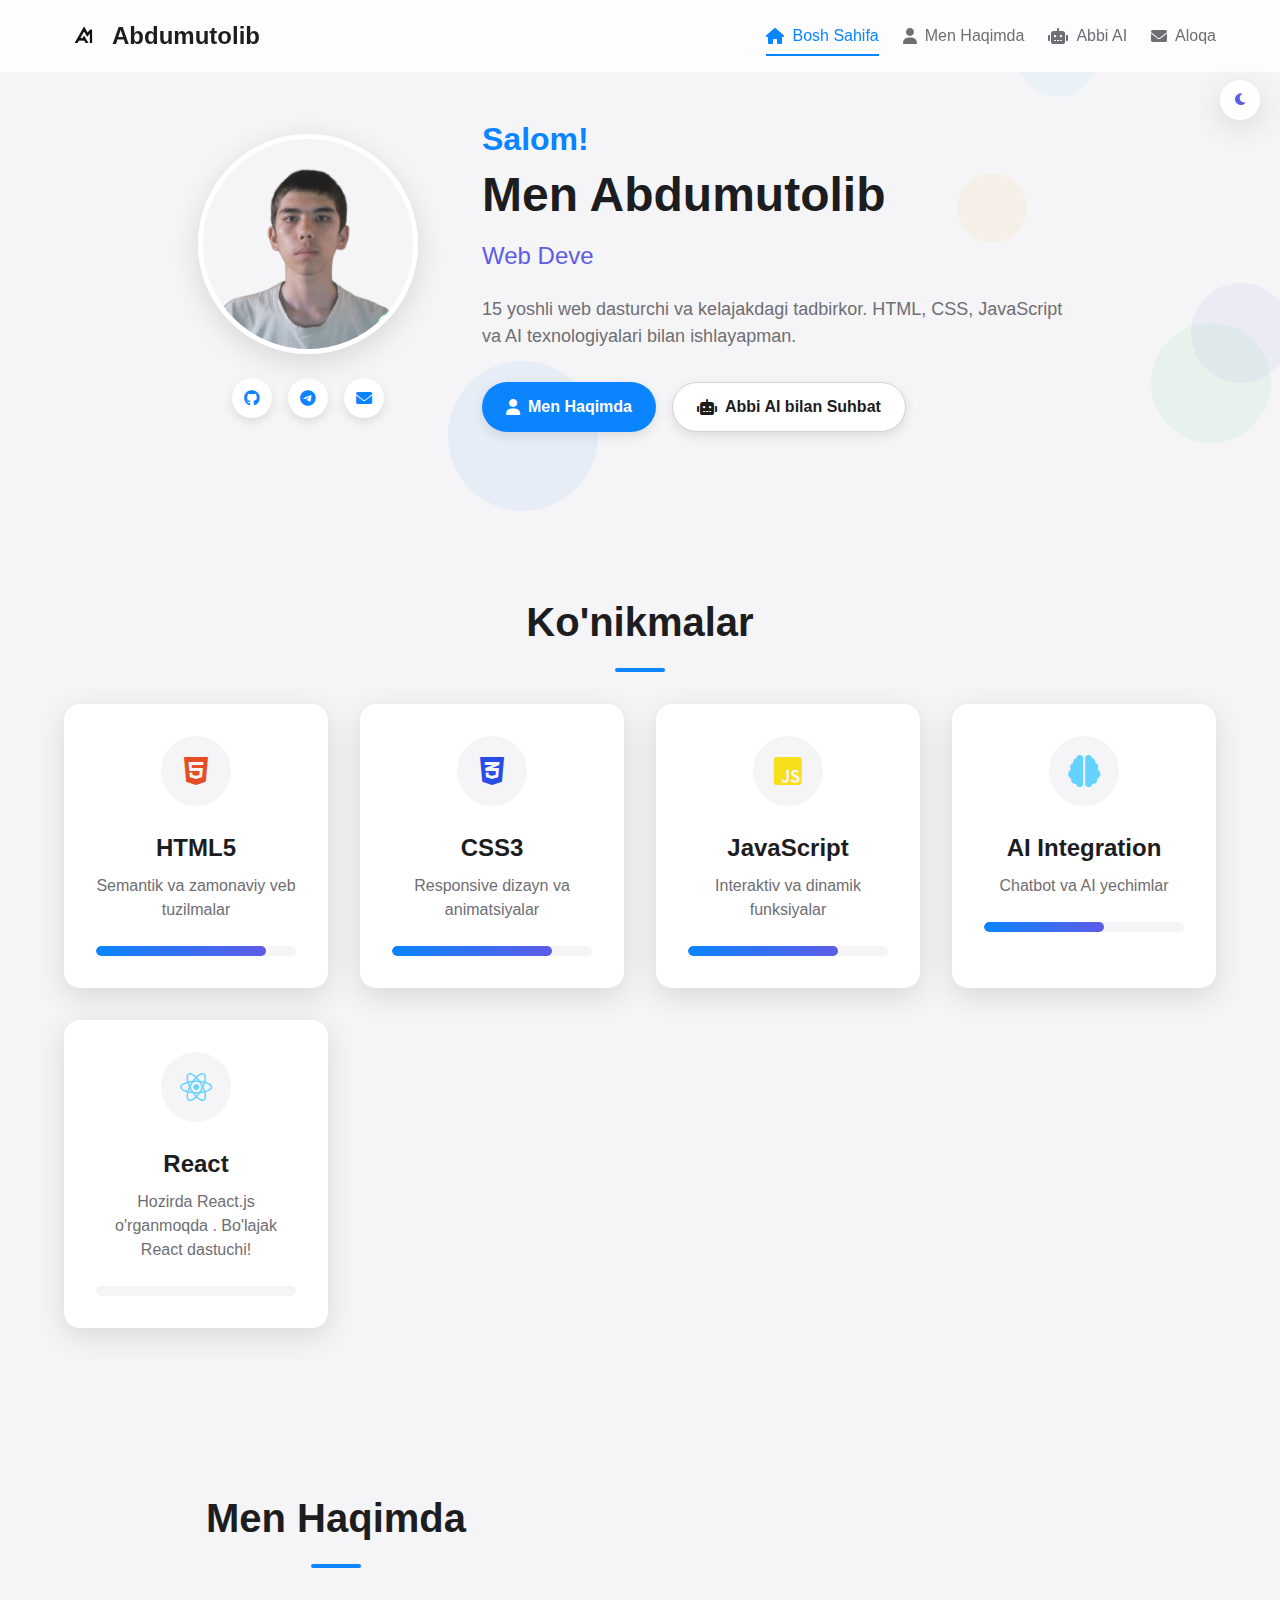
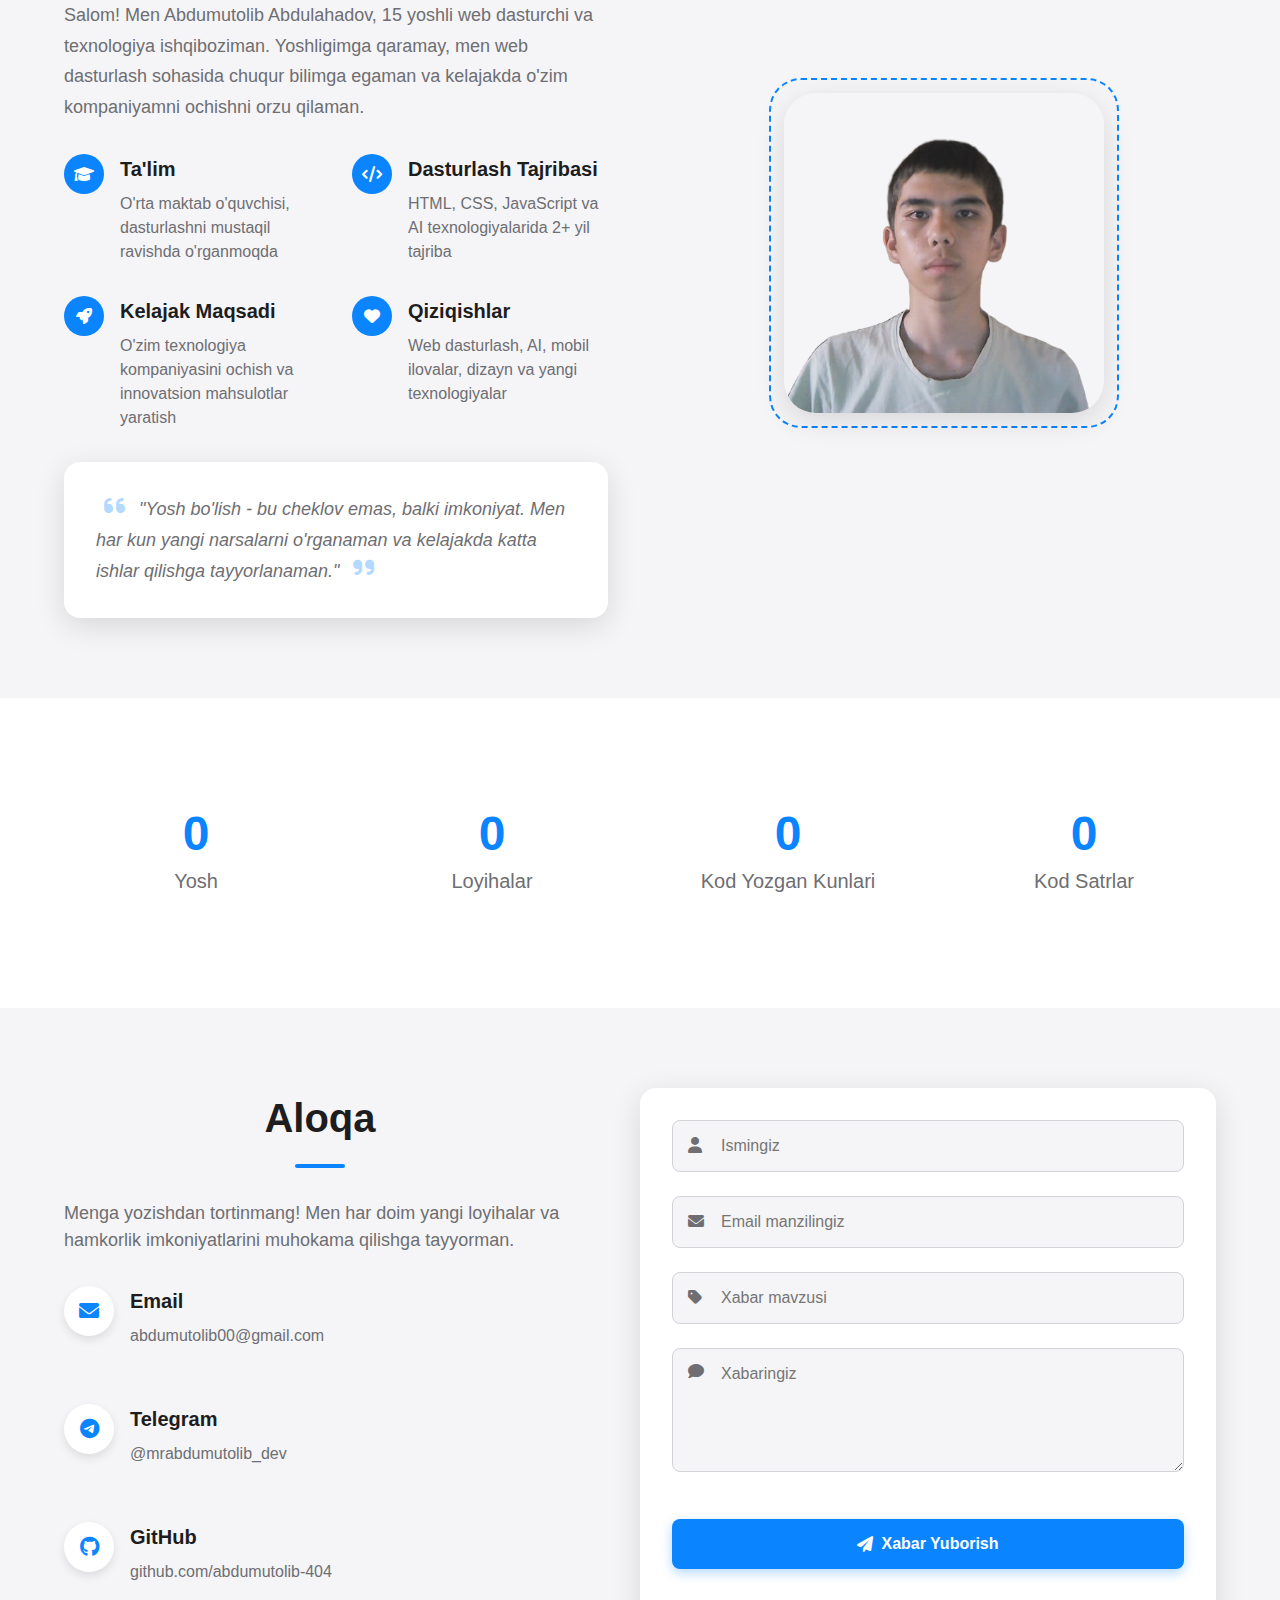
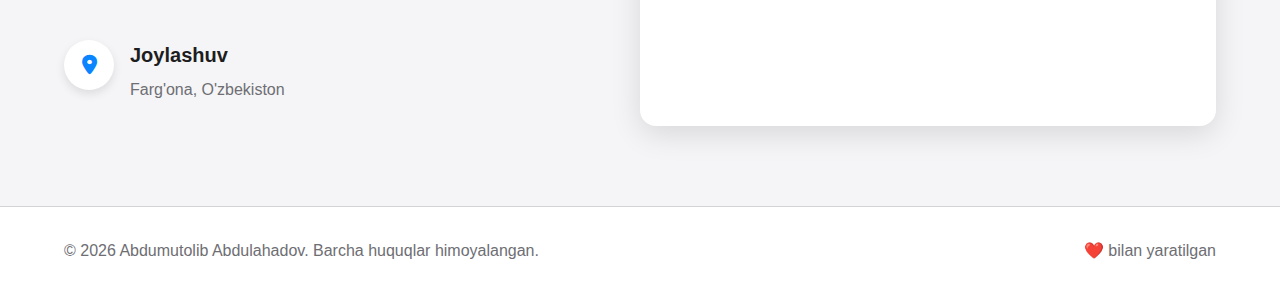
<file: index.html>
<!DOCTYPE html>
<html lang="uz">
  <head>
    <meta charset="UTF-8" />
    <meta name="viewport" content="width=device-width, initial-scale=1.0" />
    <title>Abdumutolib Abdulahadov - Web Developer</title>
    <meta
      name="description"
      content="15 yoshli web dasturchi va kelajakdagi tadbirkor. HTML, CSS, JavaScript va AI texnologiyalari bilan ishlaydi."
    />
    <link rel="icon" href="assets/favicon.png" />
    <link rel="stylesheet" href="styles/index.css" />
    <link
      href="https://cdnjs.cloudflare.com/ajax/libs/font-awesome/6.0.0/css/all.min.css"
      rel="stylesheet"
    />
  </head>
  <body>
    <!-- Theme Toggle Button -->
    <button class="theme-toggle" id="themeToggle" aria-label="Toggle theme">
      <i class="fas fa-moon"></i>
      <i class="fas fa-sun"></i>
    </button>

    <!-- Page Loader -->
    <div class="loader">
      <div class="loader-content">
        <div class="spinner"></div>
      </div>
    </div>

    <!-- Navigation -->
    <nav class="navbar">
      <div class="nav-container">
        <div class="nav-logo">
          <img src="assets/logo.png" alt="Logo" class="logo-img" />
          <span>Abdumutolib</span>
        </div>
        <ul class="nav-menu">
          <li class="nav-item">
            <a href="#home" class="nav-link active">
              <i class="fas fa-home"></i> Bosh Sahifa
            </a>
          </li>
          <li class="nav-item">
            <a href="#about" class="nav-link">
              <i class="fas fa-user"></i> Men Haqimda
            </a>
          </li>
          <li class="nav-item">
            <a href="pages/abbi-ai.html" class="nav-link">
              <i class="fas fa-robot"></i> Abbi AI
            </a>
          </li>
          <li class="nav-item">
            <a href="#contact" class="nav-link">
              <i class="fas fa-envelope"></i> Aloqa
            </a>
          </li>
        </ul>
        <div class="hamburger">
          <span class="bar"></span>
          <span class="bar"></span>
          <span class="bar"></span>
        </div>
      </div>
    </nav>

    <!-- Hero Section -->
    <section class="hero" id="home">
      <div class="hero-container">
        <div class="hero-content">
          <div class="profile-section">
            <div class="profile-img">
              <img src="assets/me.png" alt="Abdumutolib Abdulahadov" />
              <div class="status-indicator"></div>
            </div>
            <div class="social-links">
              <a
                href="https://github.com/abdumutolib-404"
                target="_blank"
                rel="noopener noreferrer"
                class="social-link"
                aria-label="GitHub"
              >
                <i class="fab fa-github"></i>
              </a>
              <a
                href="https://t.me/mrabdumutolib_dev"
                target="_blank"
                rel="noopener noreferrer"
                class="social-link"
                aria-label="Telegram"
              >
                <i class="fab fa-telegram"></i>
              </a>
              <a
                href="mailto:abdumutolib00@gmail.com"
                class="social-link"
                aria-label="Email"
              >
                <i class="fas fa-envelope"></i>
              </a>
            </div>
          </div>
          <div class="hero-text">
            <h1 class="hero-title">
              <span class="greeting">Salom!</span>
              <span class="name">Men Abdumutolib</span>
            </h1>
            <div class="typing-container">
              <span class="typing-text"></span>
              <span class="cursor">|</span>
            </div>
            <p class="hero-description">
              15 yoshli web dasturchi va kelajakdagi tadbirkor. HTML, CSS,
              JavaScript va AI texnologiyalari bilan ishlayapman.
            </p>
            <div class="hero-buttons">
              <a href="#about" class="btn btn-primary">
                <i class="fas fa-user"></i> Men Haqimda
              </a>
              <a href="pages/abbi-ai.html" class="btn btn-secondary">
                <i class="fas fa-robot"></i> Abbi AI bilan Suhbat
              </a>
            </div>
          </div>
        </div>
      </div>
      <div class="hero-bg">
        <div class="floating-shapes">
          <div class="shape shape-1"></div>
          <div class="shape shape-2"></div>
          <div class="shape shape-3"></div>
          <div class="shape shape-4"></div>
          <div class="shape shape-5"></div>
        </div>
      </div>
    </section>

    <!-- Skills Section -->
    <section class="skills-section" id="skills">
      <div class="container">
        <h2 class="section-title">Ko'nikmalar</h2>
        <div class="skills-grid">
          <div class="skill-card" data-skill="html">
            <div class="skill-icon">
              <i class="fab fa-html5"></i>
            </div>
            <h3>HTML5</h3>
            <p>Semantik va zamonaviy veb tuzilmalar</p>
            <div class="skill-progress">
              <div class="progress-bar" data-progress="85"></div>
            </div>
          </div>
          <div class="skill-card" data-skill="css">
            <div class="skill-icon">
              <i class="fab fa-css3-alt"></i>
            </div>
            <h3>CSS3</h3>
            <p>Responsive dizayn va animatsiyalar</p>
            <div class="skill-progress">
              <div class="progress-bar" data-progress="80"></div>
            </div>
          </div>
          <div class="skill-card" data-skill="js">
            <div class="skill-icon">
              <i class="fab fa-js-square"></i>
            </div>
            <h3>JavaScript</h3>
            <p>Interaktiv va dinamik funksiyalar</p>
            <div class="skill-progress">
              <div class="progress-bar" data-progress="75"></div>
            </div>
          </div>
          <div class="skill-card" data-skill="ai">
            <div class="skill-icon">
              <i class="fas fa-brain"></i>
            </div>
            <h3>AI Integration</h3>
            <p>Chatbot va AI yechimlar</p>
            <div class="skill-progress">
              <div class="progress-bar" data-progress="60"></div>
            </div>
          </div>
          <div class="skill-card" data-skill="ai">
            <div class="skill-icon">
              <i class="fa-brands fa-react"></i>
            </div>
            <h3>React</h3>
            <p>Hozirda React.js o'rganmoqda . Bo'lajak React dastuchi!</p>
            <div class="skill-progress">
              <div class="progress-bar" data-progress="60"></div>
            </div>
          </div>
        </div>
      </div>
    </section>

    <!-- About Section -->
    <section class="about-section" id="about">
      <div class="container">
        <div class="about-content">
          <div class="about-text">
            <h2 class="section-title">Men Haqimda</h2>
            <div class="about-intro">
              <p class="intro-text">
                Salom! Men Abdumutolib Abdulahadov, 15 yoshli web dasturchi va
                texnologiya ishqiboziman. Yoshligimga qaramay, men web
                dasturlash sohasida chuqur bilimga egaman va kelajakda o'zim
                kompaniyamni ochishni orzu qilaman.
              </p>
            </div>

            <div class="about-details">
              <div class="detail-item">
                <div class="detail-icon">
                  <i class="fas fa-graduation-cap"></i>
                </div>
                <div class="detail-content">
                  <h3>Ta'lim</h3>
                  <p>
                    O'rta maktab o'quvchisi, dasturlashni mustaqil ravishda
                    o'rganmoqda
                  </p>
                </div>
              </div>

              <div class="detail-item">
                <div class="detail-icon">
                  <i class="fas fa-code"></i>
                </div>
                <div class="detail-content">
                  <h3>Dasturlash Tajribasi</h3>
                  <p>
                    HTML, CSS, JavaScript va AI texnologiyalarida 2+ yil tajriba
                  </p>
                </div>
              </div>

              <div class="detail-item">
                <div class="detail-icon">
                  <i class="fas fa-rocket"></i>
                </div>
                <div class="detail-content">
                  <h3>Kelajak Maqsadi</h3>
                  <p>
                    O'zim texnologiya kompaniyasini ochish va innovatsion
                    mahsulotlar yaratish
                  </p>
                </div>
              </div>

              <div class="detail-item">
                <div class="detail-icon">
                  <i class="fas fa-heart"></i>
                </div>
                <div class="detail-content">
                  <h3>Qiziqishlar</h3>
                  <p>
                    Web dasturlash, AI, mobil ilovalar, dizayn va yangi
                    texnologiyalar
                  </p>
                </div>
              </div>
            </div>

            <div class="about-quote">
              <blockquote>
                <i class="fas fa-quote-left"></i>
                "Yosh bo'lish - bu cheklov emas, balki imkoniyat. Men har kun
                yangi narsalarni o'rganaman va kelajakda katta ishlar qilishga
                tayyorlanaman."
                <i class="fas fa-quote-right"></i>
              </blockquote>
            </div>
          </div>

          <div class="about-image">
            <div class="image-container">
              <img src="assets/me.png" alt="Abdumutolib Abdulahadov" />
              <div class="image-decoration"></div>
            </div>
          </div>
        </div>
      </div>
    </section>

    <!-- Stats Section -->
    <section class="stats-section">
      <div class="container">
        <div class="stats-grid">
          <div class="stat-card">
            <div class="stat-number" data-count="15">0</div>
            <div class="stat-label">Yosh</div>
          </div>
          <div class="stat-card">
            <div class="stat-number" data-count="50">0</div>
            <div class="stat-label">Loyihalar</div>
          </div>
          <div class="stat-card">
            <div class="stat-number" data-count="1460">0</div>
            <div class="stat-label">Kod Yozgan Kunlari</div>
          </div>
          <div class="stat-card">
            <div class="stat-number" data-count="10000">0</div>
            <div class="stat-label">Kod Satrlar</div>
          </div>
        </div>
      </div>
    </section>

    <!-- Contact Section -->
    <section class="contact-section" id="contact">
      <div class="container">
        <div class="contact-content">
          <div class="contact-info">
            <h2 class="section-title">Aloqa</h2>
            <p class="contact-subtitle">
              Menga yozishdan tortinmang! Men har doim yangi loyihalar va
              hamkorlik imkoniyatlarini muhokama qilishga tayyorman.
            </p>

            <div class="contact-methods">
              <div class="contact-method">
                <div class="method-icon">
                  <i class="fas fa-envelope"></i>
                </div>
                <div class="method-content">
                  <h3>Email</h3>
                  <p>abdumutolib00@gmail.com</p>
                </div>
              </div>

              <div class="contact-method">
                <div class="method-icon">
                  <i class="fab fa-telegram"></i>
                </div>
                <div class="method-content">
                  <h3>Telegram</h3>
                  <p>@mrabdumutolib_dev</p>
                </div>
              </div>

              <div class="contact-method">
                <div class="method-icon">
                  <i class="fab fa-github"></i>
                </div>
                <div class="method-content">
                  <h3>GitHub</h3>
                  <p>github.com/abdumutolib-404</p>
                </div>
              </div>

              <div class="contact-method">
                <div class="method-icon">
                  <i class="fas fa-map-marker-alt"></i>
                </div>
                <div class="method-content">
                  <h3>Joylashuv</h3>
                  <p>Farg'ona, O'zbekiston</p>
                </div>
              </div>
            </div>
          </div>

          <div class="contact-form">
            <form id="contactForm" class="form">
              <div class="form-group">
                <input
                  type="text"
                  id="name"
                  name="name"
                  placeholder="Ismingiz"
                  required
                />
                <label for="name">
                  <i class="fas fa-user"></i>
                </label>
              </div>

              <div class="form-group">
                <input
                  type="email"
                  id="email"
                  name="email"
                  placeholder="Email manzilingiz"
                  required
                />
                <label for="email">
                  <i class="fas fa-envelope"></i>
                </label>
              </div>

              <div class="form-group">
                <input
                  type="text"
                  id="subject"
                  name="subject"
                  placeholder="Xabar mavzusi"
                  required
                />
                <label for="subject">
                  <i class="fas fa-tag"></i>
                </label>
              </div>

              <div class="form-group">
                <textarea
                  id="message"
                  name="message"
                  placeholder="Xabaringiz"
                  rows="5"
                  required
                ></textarea>
                <label for="message">
                  <i class="fas fa-comment"></i>
                </label>
              </div>

              <button type="submit" class="submit-btn">
                <i class="fas fa-paper-plane"></i>
                <span>Xabar Yuborish</span>
              </button>
            </form>
          </div>
        </div>
      </div>
    </section>

    <!-- Footer -->
    <footer class="footer">
      <div class="container">
        <div class="footer-content">
          <div class="footer-left">
            <p>
              &copy; <span id="currentYear">2024</span> Abdumutolib Abdulahadov.
              Barcha huquqlar himoyalangan.
            </p>
          </div>
          <div class="footer-right">
            <p>❤️ bilan yaratilgan</p>
          </div>
        </div>
      </div>
    </footer>

    <script src="scripts/index.js"></script>
  </body>
</html>
</file>
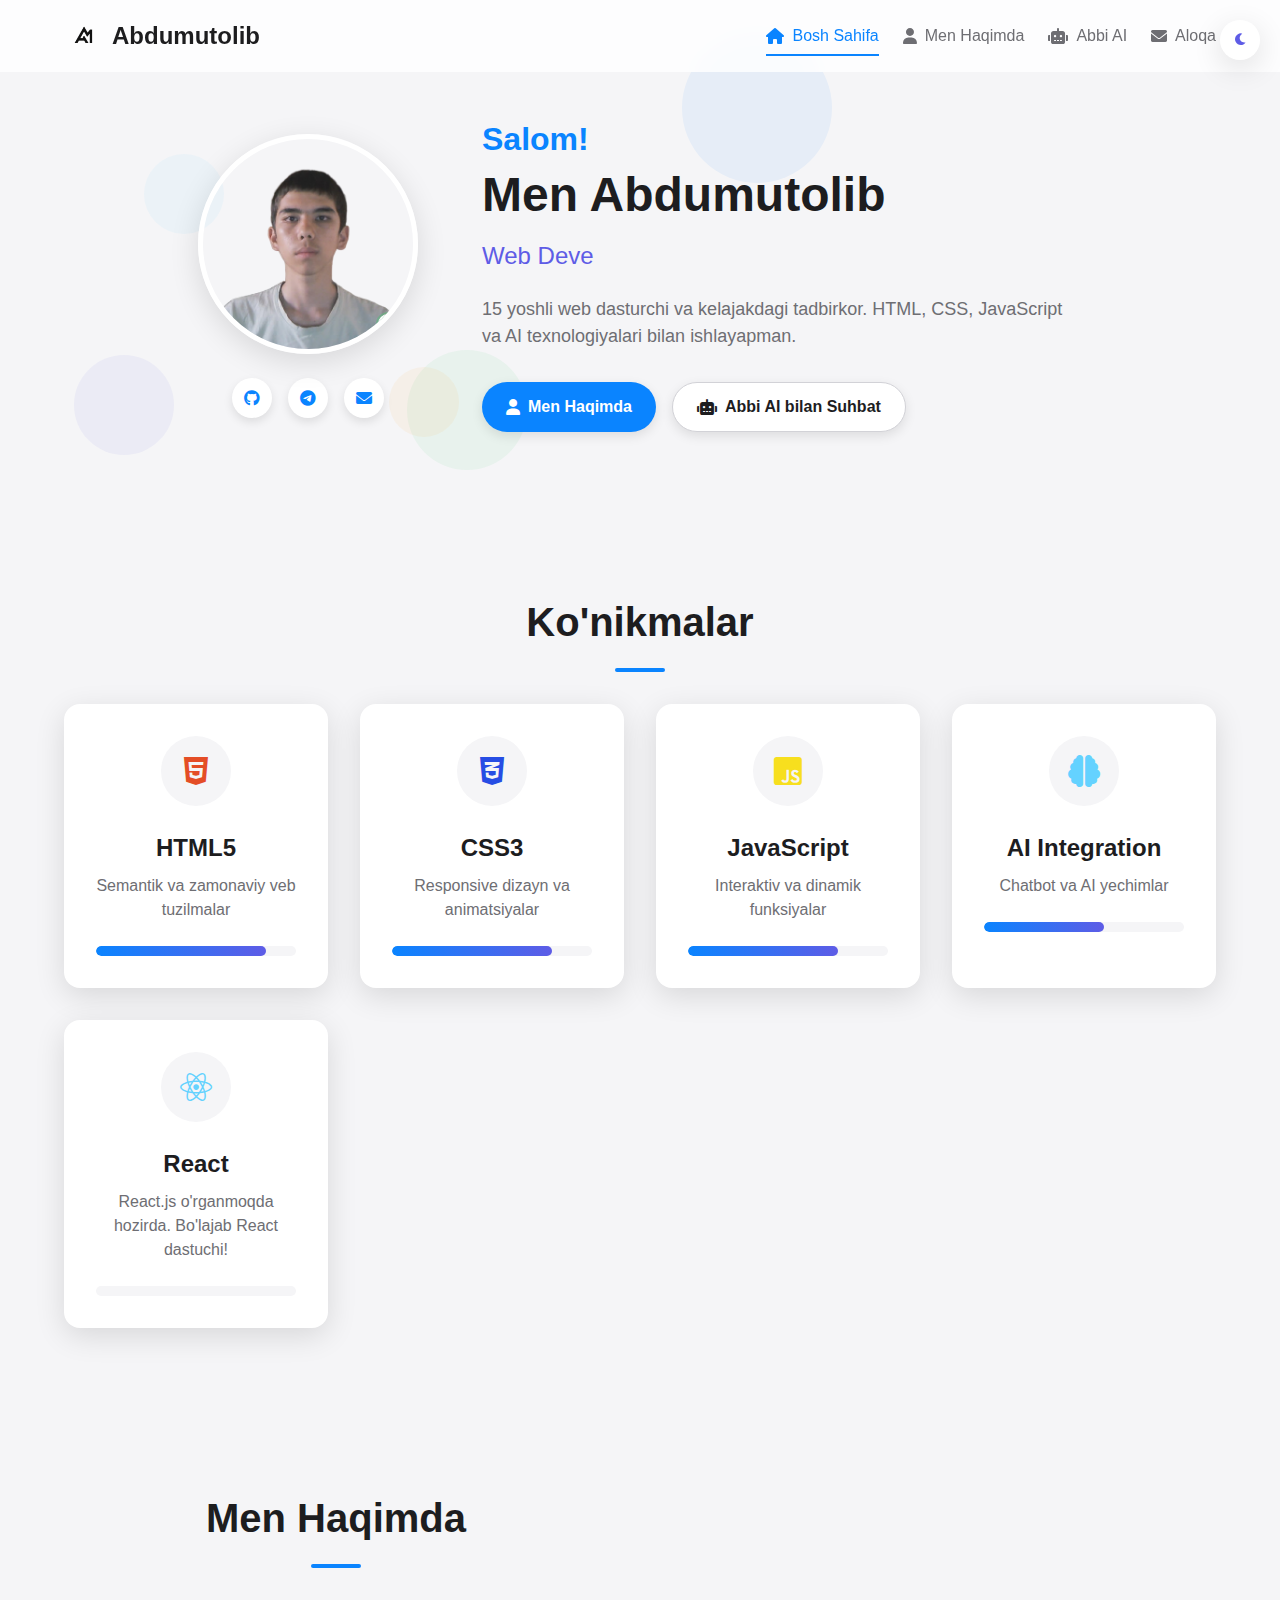
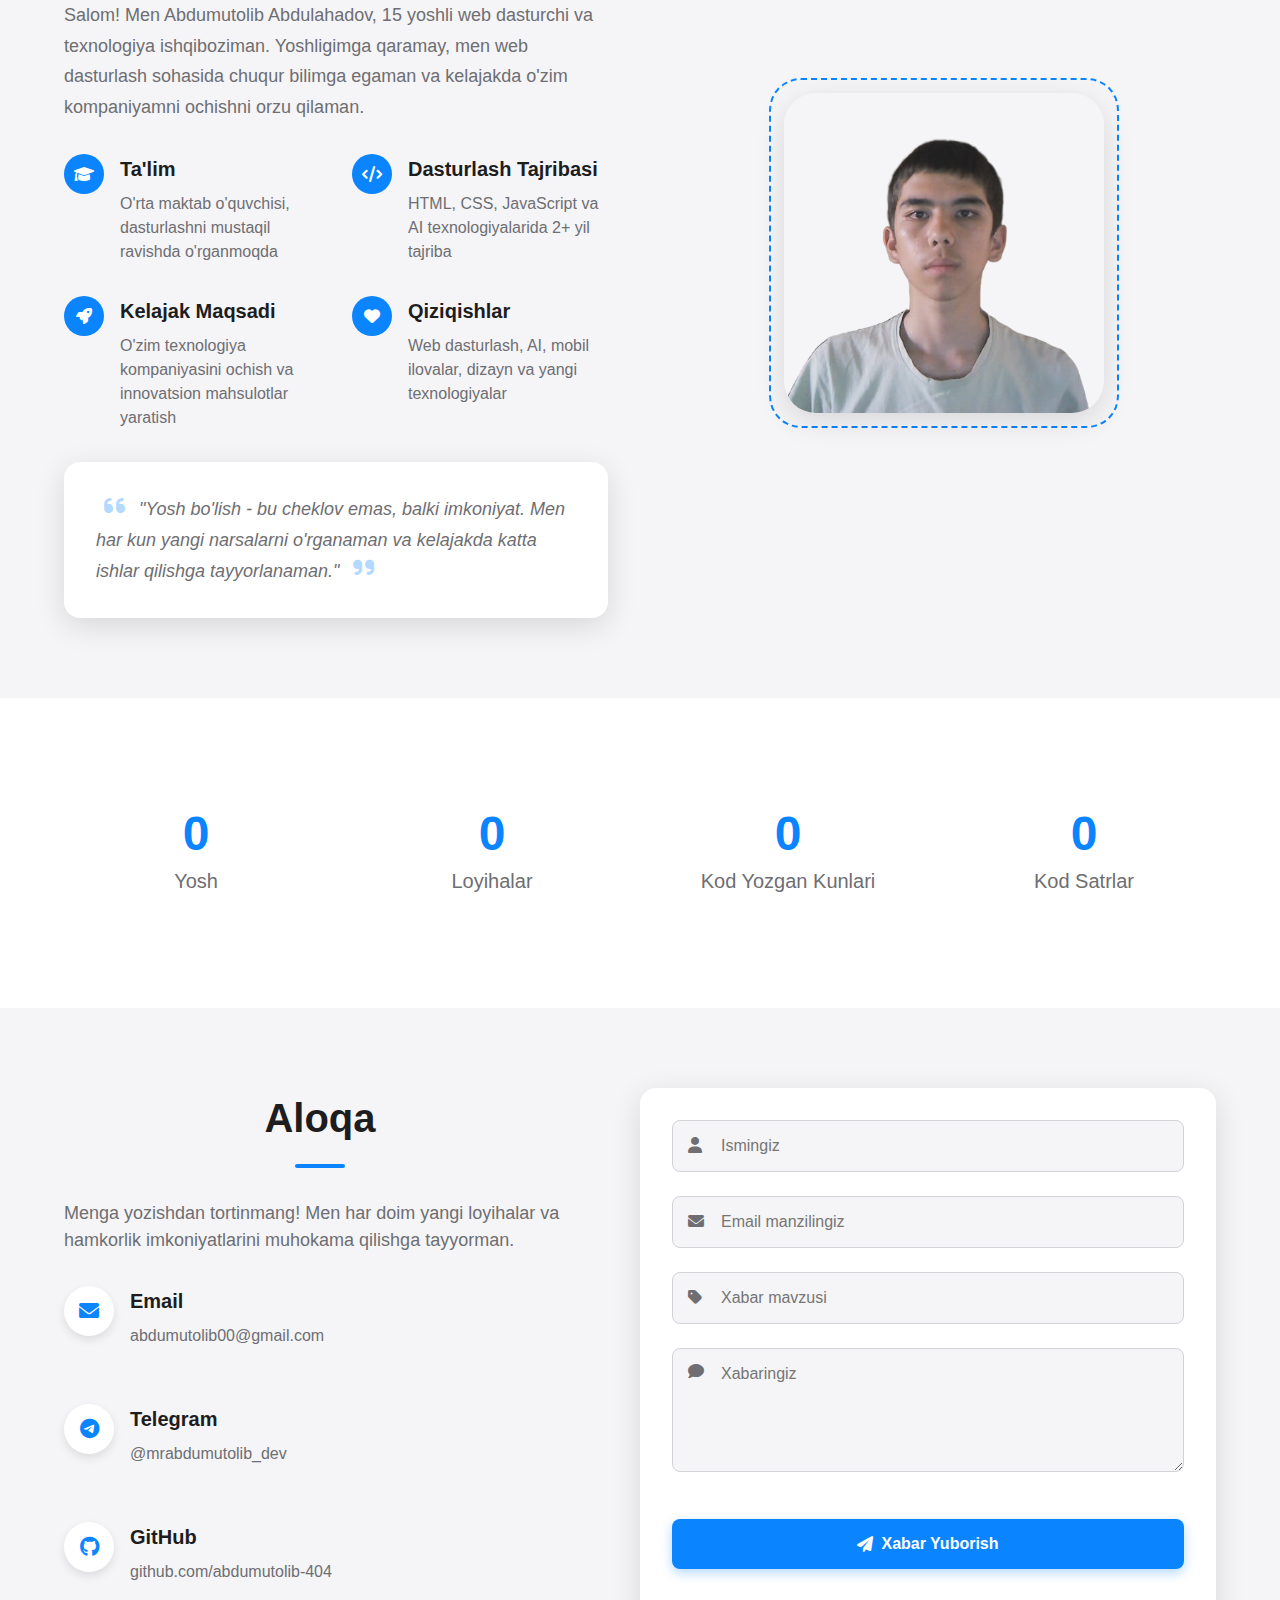
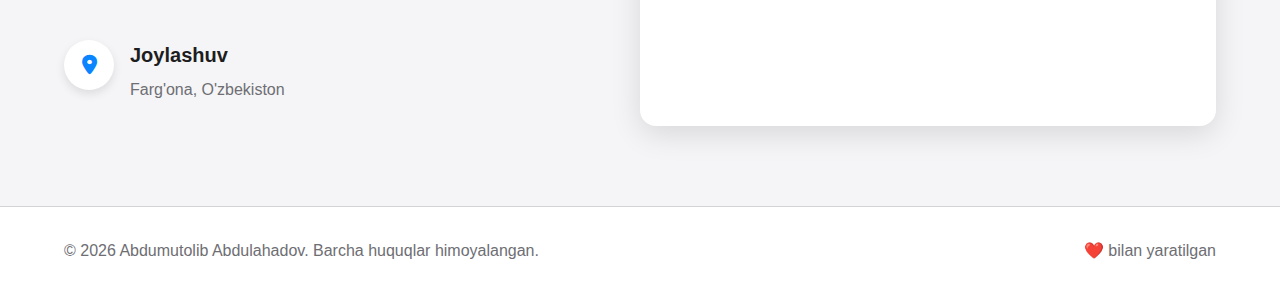
<file: abbi-ai/index.html>
<!DOCTYPE html>
<html lang="uz">
  <head>
    <meta charset="UTF-8" />
    <meta name="viewport" content="width=device-width, initial-scale=1.0" />
    <title>Abdumutolib Abdulahadov - Web Developer</title>
    <meta
      name="description"
      content="15 yoshli web dasturchi va kelajakdagi tadbirkor. HTML, CSS, JavaScript va AI texnologiyalari bilan ishlaydi."
    />
    <link rel="icon" href="assets/favicon.png" />
    <link rel="stylesheet" href="styles/index.css" />
    <link
      href="https://cdnjs.cloudflare.com/ajax/libs/font-awesome/6.0.0/css/all.min.css"
      rel="stylesheet"
    />
  </head>
  <body>
    <!-- Theme Toggle Button -->
    <button class="theme-toggle" id="themeToggle" aria-label="Toggle theme">
      <i class="fas fa-moon"></i>
      <i class="fas fa-sun"></i>
    </button>

    <!-- Page Loader -->
    <div class="loader">
      <div class="loader-content">
        <div class="spinner"></div>
      </div>
    </div>

    <!-- Navigation -->
    <nav class="navbar">
      <div class="nav-container">
        <div class="nav-logo">
          <img src="assets/logo.png" alt="Logo" class="logo-img" />
          <span>Abdumutolib</span>
        </div>
        <ul class="nav-menu">
          <li class="nav-item">
            <a href="#home" class="nav-link active">
              <i class="fas fa-home"></i> Bosh Sahifa
            </a>
          </li>
          <li class="nav-item">
            <a href="#about" class="nav-link">
              <i class="fas fa-user"></i> Men Haqimda
            </a>
          </li>
          <li class="nav-item">
            <a href="pages/abbi-ai.html" class="nav-link">
              <i class="fas fa-robot"></i> Abbi AI
            </a>
          </li>
          <li class="nav-item">
            <a href="#contact" class="nav-link">
              <i class="fas fa-envelope"></i> Aloqa
            </a>
          </li>
        </ul>
        <div class="hamburger">
          <span class="bar"></span>
          <span class="bar"></span>
          <span class="bar"></span>
        </div>
      </div>
    </nav>

    <!-- Hero Section -->
    <section class="hero" id="home">
      <div class="hero-container">
        <div class="hero-content">
          <div class="profile-section">
            <div class="profile-img">
              <img src="assets/me.png" alt="Abdumutolib Abdulahadov" />
              <div class="status-indicator"></div>
            </div>
            <div class="social-links">
              <a
                href="https://github.com/abdumutolib-404"
                target="_blank"
                rel="noopener noreferrer"
                class="social-link"
                aria-label="GitHub"
              >
                <i class="fab fa-github"></i>
              </a>
              <a
                href="https://t.me/mrabdumutolib_dev"
                target="_blank"
                rel="noopener noreferrer"
                class="social-link"
                aria-label="Telegram"
              >
                <i class="fab fa-telegram"></i>
              </a>
              <a
                href="mailto:abdumutolib00@gmail.com"
                class="social-link"
                aria-label="Email"
              >
                <i class="fas fa-envelope"></i>
              </a>
            </div>
          </div>
          <div class="hero-text">
            <h1 class="hero-title">
              <span class="greeting">Salom!</span>
              <span class="name">Men Abdumutolib</span>
            </h1>
            <div class="typing-container">
              <span class="typing-text"></span>
              <span class="cursor">|</span>
            </div>
            <p class="hero-description">
              15 yoshli web dasturchi va kelajakdagi tadbirkor. HTML, CSS,
              JavaScript va AI texnologiyalari bilan ishlayapman.
            </p>
            <div class="hero-buttons">
              <a href="#about" class="btn btn-primary">
                <i class="fas fa-user"></i> Men Haqimda
              </a>
              <a href="pages/abbi-ai.html" class="btn btn-secondary">
                <i class="fas fa-robot"></i> Abbi AI bilan Suhbat
              </a>
            </div>
          </div>
        </div>
      </div>
      <div class="hero-bg">
        <div class="floating-shapes">
          <div class="shape shape-1"></div>
          <div class="shape shape-2"></div>
          <div class="shape shape-3"></div>
          <div class="shape shape-4"></div>
          <div class="shape shape-5"></div>
        </div>
      </div>
    </section>

    <!-- Skills Section -->
    <section class="skills-section" id="skills">
      <div class="container">
        <h2 class="section-title">Ko'nikmalar</h2>
        <div class="skills-grid">
          <div class="skill-card" data-skill="html">
            <div class="skill-icon">
              <i class="fab fa-html5"></i>
            </div>
            <h3>HTML5</h3>
            <p>Semantik va zamonaviy veb tuzilmalar</p>
            <div class="skill-progress">
              <div class="progress-bar" data-progress="85"></div>
            </div>
          </div>
          <div class="skill-card" data-skill="css">
            <div class="skill-icon">
              <i class="fab fa-css3-alt"></i>
            </div>
            <h3>CSS3</h3>
            <p>Responsive dizayn va animatsiyalar</p>
            <div class="skill-progress">
              <div class="progress-bar" data-progress="80"></div>
            </div>
          </div>
          <div class="skill-card" data-skill="js">
            <div class="skill-icon">
              <i class="fab fa-js-square"></i>
            </div>
            <h3>JavaScript</h3>
            <p>Interaktiv va dinamik funksiyalar</p>
            <div class="skill-progress">
              <div class="progress-bar" data-progress="75"></div>
            </div>
          </div>
          <div class="skill-card" data-skill="ai">
            <div class="skill-icon">
              <i class="fas fa-brain"></i>
            </div>
            <h3>AI Integration</h3>
            <p>Chatbot va AI yechimlar</p>
            <div class="skill-progress">
              <div class="progress-bar" data-progress="60"></div>
            </div>
          </div>
          <div class="skill-card" data-skill="ai">
            <div class="skill-icon">
              <i class="fa-brands fa-react"></i>
            </div>
            <h3>React</h3>
            <p>React.js o'rganmoqda hozirda. Bo'lajab React dastuchi!</p>
            <div class="skill-progress">
              <div class="progress-bar" data-progress="60"></div>
            </div>
          </div>
        </div>
      </div>
    </section>

    <!-- About Section -->
    <section class="about-section" id="about">
      <div class="container">
        <div class="about-content">
          <div class="about-text">
            <h2 class="section-title">Men Haqimda</h2>
            <div class="about-intro">
              <p class="intro-text">
                Salom! Men Abdumutolib Abdulahadov, 15 yoshli web dasturchi va
                texnologiya ishqiboziman. Yoshligimga qaramay, men web
                dasturlash sohasida chuqur bilimga egaman va kelajakda o'zim
                kompaniyamni ochishni orzu qilaman.
              </p>
            </div>

            <div class="about-details">
              <div class="detail-item">
                <div class="detail-icon">
                  <i class="fas fa-graduation-cap"></i>
                </div>
                <div class="detail-content">
                  <h3>Ta'lim</h3>
                  <p>
                    O'rta maktab o'quvchisi, dasturlashni mustaqil ravishda
                    o'rganmoqda
                  </p>
                </div>
              </div>

              <div class="detail-item">
                <div class="detail-icon">
                  <i class="fas fa-code"></i>
                </div>
                <div class="detail-content">
                  <h3>Dasturlash Tajribasi</h3>
                  <p>
                    HTML, CSS, JavaScript va AI texnologiyalarida 2+ yil tajriba
                  </p>
                </div>
              </div>

              <div class="detail-item">
                <div class="detail-icon">
                  <i class="fas fa-rocket"></i>
                </div>
                <div class="detail-content">
                  <h3>Kelajak Maqsadi</h3>
                  <p>
                    O'zim texnologiya kompaniyasini ochish va innovatsion
                    mahsulotlar yaratish
                  </p>
                </div>
              </div>

              <div class="detail-item">
                <div class="detail-icon">
                  <i class="fas fa-heart"></i>
                </div>
                <div class="detail-content">
                  <h3>Qiziqishlar</h3>
                  <p>
                    Web dasturlash, AI, mobil ilovalar, dizayn va yangi
                    texnologiyalar
                  </p>
                </div>
              </div>
            </div>

            <div class="about-quote">
              <blockquote>
                <i class="fas fa-quote-left"></i>
                "Yosh bo'lish - bu cheklov emas, balki imkoniyat. Men har kun
                yangi narsalarni o'rganaman va kelajakda katta ishlar qilishga
                tayyorlanaman."
                <i class="fas fa-quote-right"></i>
              </blockquote>
            </div>
          </div>

          <div class="about-image">
            <div class="image-container">
              <img src="assets/me.png" alt="Abdumutolib Abdulahadov" />
              <div class="image-decoration"></div>
            </div>
          </div>
        </div>
      </div>
    </section>

    <!-- Stats Section -->
    <section class="stats-section">
      <div class="container">
        <div class="stats-grid">
          <div class="stat-card">
            <div class="stat-number" data-count="15">0</div>
            <div class="stat-label">Yosh</div>
          </div>
          <div class="stat-card">
            <div class="stat-number" data-count="50">0</div>
            <div class="stat-label">Loyihalar</div>
          </div>
          <div class="stat-card">
            <div class="stat-number" data-count="1460">0</div>
            <div class="stat-label">Kod Yozgan Kunlari</div>
          </div>
          <div class="stat-card">
            <div class="stat-number" data-count="10000">0</div>
            <div class="stat-label">Kod Satrlar</div>
          </div>
        </div>
      </div>
    </section>

    <!-- Contact Section -->
    <section class="contact-section" id="contact">
      <div class="container">
        <div class="contact-content">
          <div class="contact-info">
            <h2 class="section-title">Aloqa</h2>
            <p class="contact-subtitle">
              Menga yozishdan tortinmang! Men har doim yangi loyihalar va
              hamkorlik imkoniyatlarini muhokama qilishga tayyorman.
            </p>

            <div class="contact-methods">
              <div class="contact-method">
                <div class="method-icon">
                  <i class="fas fa-envelope"></i>
                </div>
                <div class="method-content">
                  <h3>Email</h3>
                  <p>abdumutolib00@gmail.com</p>
                </div>
              </div>

              <div class="contact-method">
                <div class="method-icon">
                  <i class="fab fa-telegram"></i>
                </div>
                <div class="method-content">
                  <h3>Telegram</h3>
                  <p>@mrabdumutolib_dev</p>
                </div>
              </div>

              <div class="contact-method">
                <div class="method-icon">
                  <i class="fab fa-github"></i>
                </div>
                <div class="method-content">
                  <h3>GitHub</h3>
                  <p>github.com/abdumutolib-404</p>
                </div>
              </div>

              <div class="contact-method">
                <div class="method-icon">
                  <i class="fas fa-map-marker-alt"></i>
                </div>
                <div class="method-content">
                  <h3>Joylashuv</h3>
                  <p>Farg'ona, O'zbekiston</p>
                </div>
              </div>
            </div>
          </div>

          <div class="contact-form">
            <form id="contactForm" class="form">
              <div class="form-group">
                <input
                  type="text"
                  id="name"
                  name="name"
                  placeholder="Ismingiz"
                  required
                />
                <label for="name">
                  <i class="fas fa-user"></i>
                </label>
              </div>

              <div class="form-group">
                <input
                  type="email"
                  id="email"
                  name="email"
                  placeholder="Email manzilingiz"
                  required
                />
                <label for="email">
                  <i class="fas fa-envelope"></i>
                </label>
              </div>

              <div class="form-group">
                <input
                  type="text"
                  id="subject"
                  name="subject"
                  placeholder="Xabar mavzusi"
                  required
                />
                <label for="subject">
                  <i class="fas fa-tag"></i>
                </label>
              </div>

              <div class="form-group">
                <textarea
                  id="message"
                  name="message"
                  placeholder="Xabaringiz"
                  rows="5"
                  required
                ></textarea>
                <label for="message">
                  <i class="fas fa-comment"></i>
                </label>
              </div>

              <button type="submit" class="submit-btn">
                <i class="fas fa-paper-plane"></i>
                <span>Xabar Yuborish</span>
              </button>
            </form>
          </div>
        </div>
      </div>
    </section>

    <!-- Footer -->
    <footer class="footer">
      <div class="container">
        <div class="footer-content">
          <div class="footer-left">
            <p>
              &copy; <span id="currentYear">2024</span> Abdumutolib Abdulahadov.
              Barcha huquqlar himoyalangan.
            </p>
          </div>
          <div class="footer-right">
            <p>❤️ bilan yaratilgan</p>
          </div>
        </div>
      </div>
    </footer>

    <script src="scripts/index.js"></script>
  </body>
</html>
</file>
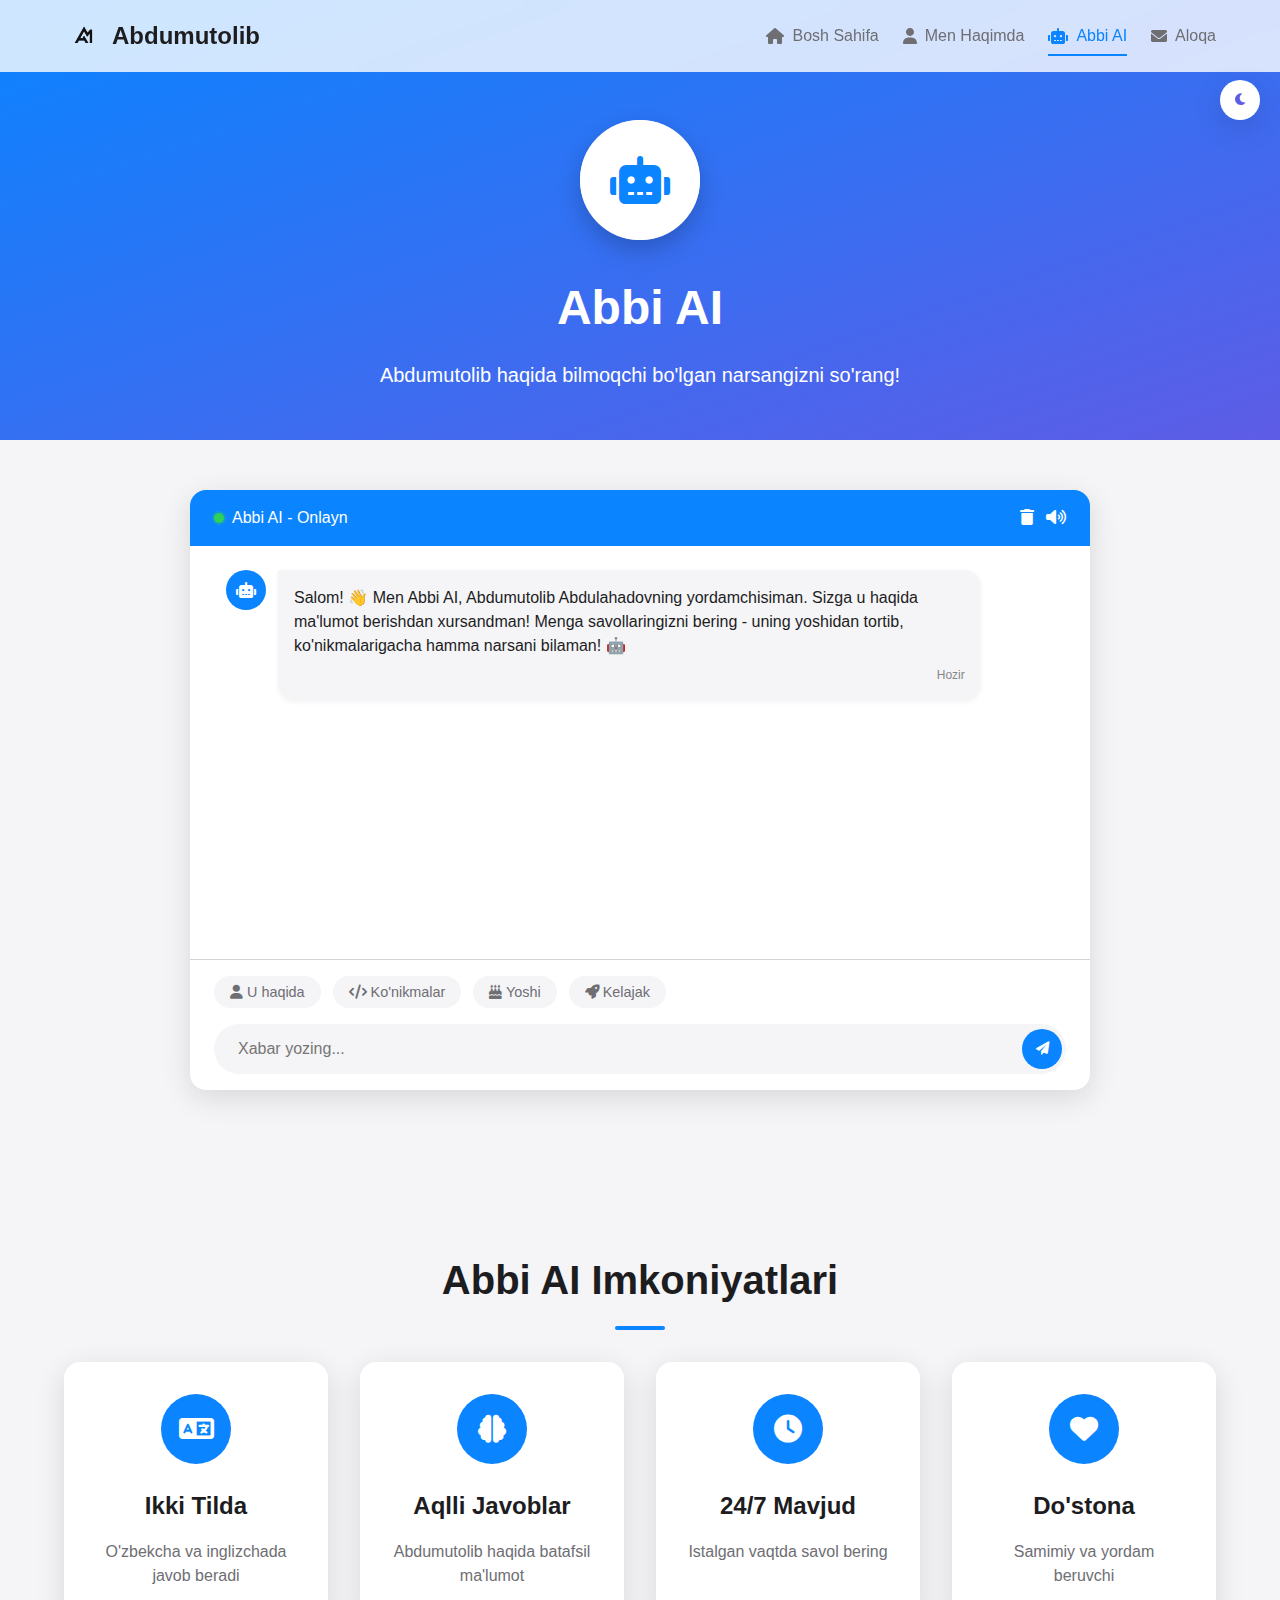
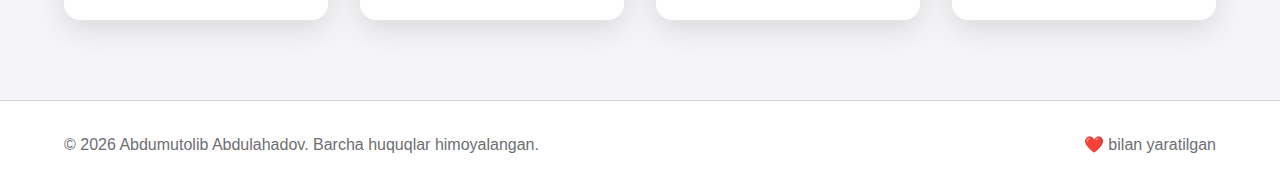
<file: pages/abbi-ai.html>
<!DOCTYPE html>
<html lang="uz">
  <head>
    <meta charset="UTF-8" />
    <meta name="viewport" content="width=device-width, initial-scale=1.0" />
    <title>Abbi AI - Abdumutolib Abdulahadov</title>
    <meta
      name="description"
      content="Abdumutolib Abdulahadov haqida ma'lumot olish uchun Abbi AI bilan suhbatlashing."
    />
    <link rel="icon" href="../assets/favicon.png" />
    <link rel="stylesheet" href="../styles/index.css" />
    <link rel="stylesheet" href="../styles/ai.css" />
    <link
      href="https://cdnjs.cloudflare.com/ajax/libs/font-awesome/6.0.0/css/all.min.css"
      rel="stylesheet"
    />
  </head>
  <body>
    <!-- Theme Toggle Button -->
    <button class="theme-toggle" id="themeToggle" aria-label="Toggle theme">
      <i class="fas fa-moon"></i>
      <i class="fas fa-sun"></i>
    </button>

    <!-- Page Loader -->
    <div class="loader">
      <div class="loader-content">
        <div class="spinner"></div>
      </div>
    </div>

    <!-- Navigation -->
    <nav class="navbar">
      <div class="nav-container">
        <div class="nav-logo">
          <img src="../assets/logo.png" alt="Logo" class="logo-img" />
          <span>Abdumutolib</span>
        </div>
        <ul class="nav-menu">
          <li class="nav-item">
            <a href="../index.html" class="nav-link">
              <i class="fas fa-home"></i> Bosh Sahifa
            </a>
          </li>
          <li class="nav-item">
            <a href="../index.html#about" class="nav-link">
              <i class="fas fa-user"></i> Men Haqimda
            </a>
          </li>
          <li class="nav-item">
            <a href="abbi-ai.html" class="nav-link active">
              <i class="fas fa-robot"></i> Abbi AI
            </a>
          </li>
          <li class="nav-item">
            <a href="../index.html#contact" class="nav-link">
              <i class="fas fa-envelope"></i> Aloqa
            </a>
          </li>
        </ul>
        <div class="hamburger">
          <span class="bar"></span>
          <span class="bar"></span>
          <span class="bar"></span>
        </div>
      </div>
    </nav>

    <!-- AI Chat Section -->
    <section class="ai-hero">
      <div class="container">
        <div class="ai-header">
          <div class="ai-avatar">
            <div class="avatar-circle">
              <i class="fas fa-robot"></i>
              <div class="pulse-ring"></div>
            </div>
          </div>
          <h1 class="ai-title">Abbi AI</h1>
          <p class="ai-subtitle">
            Abdumutolib haqida bilmoqchi bo'lgan narsangizni so'rang!
          </p>
        </div>
      </div>
    </section>

    <!-- Chat Interface -->
    <section class="chat-section">
      <div class="container">
        <div class="chat-container">
          <div class="chat-header">
            <div class="chat-status">
              <div class="status-dot online"></div>
              <span>Abbi AI - Onlayn</span>
            </div>
            <div class="chat-actions">
              <button
                class="action-btn"
                id="clearChat"
                title="Chatni tozalash"
                aria-label="Clear chat"
              >
                <i class="fas fa-trash"></i>
              </button>
              <button
                class="action-btn"
                id="toggleSound"
                title="Ovozni yoqish/o'chirish"
                aria-label="Toggle sound"
              >
                <i class="fas fa-volume-up"></i>
              </button>
            </div>
          </div>

          <div class="chat-messages" id="chatMessages">
            <div class="message bot-message welcome-message">
              <div class="message-avatar">
                <i class="fas fa-robot"></i>
              </div>
              <div class="message-content">
                <div class="message-text">
                  Salom! 👋 Men Abbi AI, Abdumutolib Abdulahadovning
                  yordamchisiman. Sizga u haqida ma'lumot berishdan xursandman!
                  Menga savollaringizni bering - uning yoshidan tortib,
                  ko'nikmalarigacha hamma narsani bilaman! 🤖
                </div>
                <div class="message-time">Hozir</div>
              </div>
            </div>
          </div>

          <div class="chat-input-container">
            <div class="quick-questions">
              <button
                class="quick-btn"
                data-question="Abdumutolib haqida gapirib ber"
              >
                <i class="fas fa-user"></i> U haqida
              </button>
              <button class="quick-btn" data-question="Qanday ko'nikmalar bor?">
                <i class="fas fa-code"></i> Ko'nikmalar
              </button>
              <button class="quick-btn" data-question="Necha yoshda?">
                <i class="fas fa-birthday-cake"></i> Yoshi
              </button>
              <button
                class="quick-btn"
                data-question="Kelajak rejalari qanday?"
              >
                <i class="fas fa-rocket"></i> Kelajak
              </button>
            </div>

            <div class="chat-input-wrapper">
              <div class="input-container">
                <input
                  type="text"
                  id="chatInput"
                  placeholder="Xabar yozing..."
                  autocomplete="off"
                  aria-label="Type a message"
                />
                <button
                  class="send-btn"
                  id="sendMessage"
                  aria-label="Send message"
                >
                  <i class="fas fa-paper-plane"></i>
                </button>
              </div>
            </div>
          </div>
        </div>
      </div>
    </section>

    <!-- AI Features Section -->
    <section class="ai-features">
      <div class="container">
        <h2 class="section-title">Abbi AI Imkoniyatlari</h2>
        <div class="features-grid">
          <div class="feature-card">
            <div class="feature-icon">
              <i class="fas fa-language"></i>
            </div>
            <h3>Ikki Tilda</h3>
            <p>O'zbekcha va inglizchada javob beradi</p>
          </div>
          <div class="feature-card">
            <div class="feature-icon">
              <i class="fas fa-brain"></i>
            </div>
            <h3>Aqlli Javoblar</h3>
            <p>Abdumutolib haqida batafsil ma'lumot</p>
          </div>
          <div class="feature-card">
            <div class="feature-icon">
              <i class="fas fa-clock"></i>
            </div>
            <h3>24/7 Mavjud</h3>
            <p>Istalgan vaqtda savol bering</p>
          </div>
          <div class="feature-card">
            <div class="feature-icon">
              <i class="fas fa-heart"></i>
            </div>
            <h3>Do'stona</h3>
            <p>Samimiy va yordam beruvchi</p>
          </div>
        </div>
      </div>
    </section>

    <!-- Footer -->
    <footer class="footer">
      <div class="container">
        <div class="footer-content">
          <div class="footer-left">
            <p>
              &copy; <span id="currentYear">2024</span> Abdumutolib Abdulahadov.
              Barcha huquqlar himoyalangan.
            </p>
          </div>
          <div class="footer-right">
            <p>❤️ bilan yaratilgan</p>
          </div>
        </div>
      </div>
    </footer>

    <script src="../scripts/index.js"></script>
    <script src="../scripts/abbi-ai.js"></script>
  </body>
</html>
</file>
<file: styles/index.css>
/* Base Styles and Variables */
:root {
  /* Color Variables - Light Theme */
  --primary-color: #0a84ff;
  --secondary-color: #5e5ce6;
  --accent-color: #64d2ff;
  --success-color: #30d158;
  --warning-color: #ff9f0a;
  --error-color: #ff453a;
  --background-color: #f5f5f7;
  --card-background: #ffffff;
  --text-primary: #1d1d1f;
  --text-secondary: #6e6e73;
  --text-tertiary: #86868b;
  --border-color: #d2d2d7;
  --box-shadow: 0 8px 30px rgba(0, 0, 0, 0.12);
  --nav-background: rgba(255, 255, 255, 0.8);
  --nav-scrolled: rgba(255, 255, 255, 0.95);
  --shape-color-1: rgba(10, 132, 255, 0.1);
  --shape-color-2: rgba(94, 92, 230, 0.1);
  --shape-color-3: rgba(100, 210, 255, 0.1);
  --shape-color-4: rgba(48, 209, 88, 0.1);
  --shape-color-5: rgba(255, 159, 10, 0.1);
}

[data-theme="dark"] {
  /* Color Variables - Dark Theme */
  --primary-color: #0a84ff;
  --secondary-color: #5e5ce6;
  --accent-color: #64d2ff;
  --success-color: #30d158;
  --warning-color: #ff9f0a;
  --error-color: #ff453a;
  --background-color: #1d1d1f;
  --card-background: #2c2c2e;
  --text-primary: #f5f5f7;
  --text-secondary: #aeaeb2;
  --text-tertiary: #8e8e93;
  --border-color: #38383a;
  --box-shadow: 0 8px 30px rgba(0, 0, 0, 0.3);
  --nav-background: rgba(29, 29, 31, 0.8);
  --nav-scrolled: rgba(29, 29, 31, 0.95);
  --shape-color-1: rgba(10, 132, 255, 0.2);
  --shape-color-2: rgba(94, 92, 230, 0.2);
  --shape-color-3: rgba(100, 210, 255, 0.2);
  --shape-color-4: rgba(48, 209, 88, 0.2);
  --shape-color-5: rgba(255, 159, 10, 0.2);
}

/* Font Imports */
@import url("https://fonts.googleapis.com/css2?family=Inter:wght@400;500;600;700&display=swap");

/* Reset and Base Styles */
* {
  margin: 0;
  padding: 0;
  box-sizing: border-box;
}

html {
  scroll-behavior: smooth;
  font-size: 16px;
}

body {
  font-family: "Inter", -apple-system, BlinkMacSystemFont, "Segoe UI", Roboto,
    Oxygen, Ubuntu, Cantarell, "Open Sans", "Helvetica Neue", sans-serif;
  background-color: var(--background-color);
  color: var(--text-primary);
  line-height: 1.5;
  overflow-x: hidden;
  transition: background-color 0.3s ease, color 0.3s ease;
}

a {
  text-decoration: none;
  color: var(--primary-color);
  transition: color 0.3s ease;
}

a:hover {
  color: var(--secondary-color);
}

img {
  max-width: 100%;
  height: auto;
}

button {
  cursor: pointer;
  font-family: inherit;
}

ul {
  list-style: none;
}

.container {
  width: 100%;
  max-width: 1200px;
  margin: 0 auto;
  padding: 0 1.5rem;
}

.section-title {
  font-size: 2.5rem;
  font-weight: 700;
  margin-bottom: 2rem;
  text-align: center;
  position: relative;
  color: var(--text-primary);
}

.section-title::after {
  content: "";
  display: block;
  width: 50px;
  height: 4px;
  background: var(--primary-color);
  margin: 1rem auto 0;
  border-radius: 2px;
}

/* Loader */
.loader {
  position: fixed;
  top: 0;
  left: 0;
  width: 100%;
  height: 100%;
  background-color: var(--background-color);
  display: flex;
  justify-content: center;
  align-items: center;
  z-index: 9999;
  transition: opacity 0.3s ease, display 0.3s ease;
}

.loader-content {
  text-align: center;
}

.spinner {
  width: 50px;
  height: 50px;
  border: 4px solid rgba(10, 132, 255, 0.2);
  border-top-color: var(--primary-color);
  border-radius: 50%;
  animation: spin 1s linear infinite;
}

@keyframes spin {
  to {
    transform: rotate(360deg);
  }
}

/* Theme Toggle Button */
.theme-toggle {
  position: fixed;
  top: 80px;
  right: 20px;
  width: 40px;
  height: 40px;
  border-radius: 50%;
  background-color: var(--card-background);
  border: none;
  box-shadow: var(--box-shadow);
  display: flex;
  justify-content: center;
  align-items: center;
  z-index: 1000;
  transition: background-color 0.3s ease, transform 0.2s ease;
}

.theme-toggle:hover {
  transform: scale(1.1);
}

.theme-toggle .fa-sun {
  display: none;
  color: var(--warning-color);
}

.theme-toggle .fa-moon {
  color: var(--secondary-color);
}

/* Navigation */
.navbar {
  position: fixed;
  top: 0;
  left: 0;
  width: 100%;
  z-index: 100;
  padding: 1rem 0;
  background-color: var(--nav-background);
  backdrop-filter: blur(10px);
  -webkit-backdrop-filter: blur(10px);
  transition: background-color 0.3s ease, box-shadow 0.3s ease,
    padding 0.3s ease;
}

.navbar.scrolled {
  background-color: var(--nav-scrolled);
  box-shadow: 0 4px 20px rgba(0, 0, 0, 0.1);
  padding: 0.75rem 0;
}

.nav-container {
  display: flex;
  justify-content: space-between;
  align-items: center;
  max-width: 1200px;
  margin: 0 auto;
  padding: 0 1.5rem;
}

.nav-logo {
  display: flex;
  align-items: center;
}

.logo-img {
  height: 40px;
  width: auto;
  margin-right: 0.5rem;
}

.nav-logo span {
  font-weight: 700;
  font-size: 1.5rem;
  color: var(--text-primary);
}

.nav-menu {
  display: flex;
  align-items: center;
}

.nav-item {
  margin-left: 1.5rem;
}

.nav-link {
  font-weight: 500;
  color: var(--text-secondary);
  transition: color 0.3s ease;
  display: flex;
  align-items: center;
  padding: 0.5rem 0;
  position: relative;
}

.nav-link i {
  margin-right: 0.5rem;
}

.nav-link::after {
  content: "";
  position: absolute;
  bottom: 0;
  left: 0;
  width: 0;
  height: 2px;
  background-color: var(--primary-color);
  transition: width 0.3s ease;
}

.nav-link:hover {
  color: var(--primary-color);
}

.nav-link:hover::after {
  width: 100%;
}

.nav-link.active {
  color: var(--primary-color);
}

.nav-link.active::after {
  width: 100%;
}

.hamburger {
  display: none;
  cursor: pointer;
}

.bar {
  display: block;
  width: 25px;
  height: 3px;
  margin: 5px auto;
  transition: all 0.3s ease;
  background-color: var(--text-primary);
  border-radius: 1.5px;
}

/* Hero Section */
.hero {
  padding: 120px 0 80px;
  position: relative;
  overflow: hidden;
}

.hero-container {
  position: relative;
  z-index: 10;
}

.hero-content {
  display: flex;
  align-items: center;
  justify-content: center;
  gap: 4rem;
}

.profile-section {
  display: flex;
  flex-direction: column;
  align-items: center;
}

.profile-img {
  width: 220px;
  height: 220px;
  border-radius: 50%;
  overflow: hidden;
  position: relative;
  box-shadow: var(--box-shadow);
  border: 5px solid var(--card-background);
  transition: transform 0.3s ease;
}

.profile-img:hover {
  transform: scale(1.05);
}

.profile-img img {
  width: 100%;
  height: 100%;
  object-fit: cover;
}

.status-indicator {
  position: absolute;
  bottom: 15px;
  right: 15px;
  width: 20px;
  height: 20px;
  background-color: var(--success-color);
  border-radius: 50%;
  border: 3px solid var(--card-background);
  box-shadow: 0 0 0 2px rgba(48, 209, 88, 0.3);
  animation: pulse 2s infinite;
}

@keyframes pulse {
  0% {
    box-shadow: 0 0 0 0 rgba(48, 209, 88, 0.7);
  }
  70% {
    box-shadow: 0 0 0 10px rgba(48, 209, 88, 0);
  }
  100% {
    box-shadow: 0 0 0 0 rgba(48, 209, 88, 0);
  }
}

.social-links {
  display: flex;
  margin-top: 1.5rem;
  gap: 1rem;
}

.social-link {
  width: 40px;
  height: 40px;
  display: flex;
  align-items: center;
  justify-content: center;
  background-color: var(--card-background);
  color: var(--primary-color);
  border-radius: 50%;
  transition: all 0.3s ease;
  box-shadow: 0 4px 10px rgba(0, 0, 0, 0.1);
}

.social-link:hover {
  background-color: var(--primary-color);
  color: white;
  transform: translateY(-3px);
}

.hero-text {
  max-width: 600px;
}

.hero-title {
  font-size: 3rem;
  font-weight: 700;
  margin-bottom: 1rem;
  line-height: 1.2;
}

.hero-title .greeting {
  color: var(--primary-color);
  display: block;
  font-size: 2rem;
  margin-bottom: 0.5rem;
}

.typing-container {
  display: flex;
  align-items: center;
  height: 2rem;
  margin-bottom: 1.5rem;
}

.typing-text {
  font-size: 1.5rem;
  font-weight: 500;
  color: var(--secondary-color);
}

.cursor {
  display: inline-block;
  width: 3px;
  height: 1.5rem;
  background-color: var(--secondary-color);
  margin-left: 0.25rem;
  animation: blink 0.7s infinite;
}

@keyframes blink {
  0%,
  100% {
    opacity: 1;
  }
  50% {
    opacity: 0;
  }
}

.hero-description {
  font-size: 1.125rem;
  color: var(--text-secondary);
  margin-bottom: 2rem;
}

.hero-buttons {
  display: flex;
  gap: 1rem;
}

.btn {
  padding: 0.75rem 1.5rem;
  border-radius: 50px;
  font-weight: 600;
  font-size: 1rem;
  display: inline-flex;
  align-items: center;
  justify-content: center;
  transition: all 0.3s ease;
  box-shadow: 0 4px 12px rgba(0, 0, 0, 0.1);
}

.btn i {
  margin-right: 0.5rem;
}

.btn-primary {
  background-color: var(--primary-color);
  color: white;
}

.btn-primary:hover {
  background-color: var(--secondary-color);
  color: white;
  transform: translateY(-3px);
  box-shadow: 0 6px 15px rgba(10, 132, 255, 0.3);
}

.btn-secondary {
  background-color: var(--card-background);
  color: var(--text-primary);
  border: 1px solid var(--border-color);
}

.btn-secondary:hover {
  background-color: var(--background-color);
  color: var(--primary-color);
  transform: translateY(-3px);
  box-shadow: 0 6px 15px rgba(0, 0, 0, 0.1);
}

.hero-bg {
  position: absolute;
  top: 0;
  left: 0;
  width: 100%;
  height: 100%;
  z-index: 1;
}

.floating-shapes {
  position: absolute;
  top: 0;
  left: 0;
  width: 100%;
  height: 100%;
  overflow: hidden;
}

.shape {
  position: absolute;
  border-radius: 50%;
  opacity: 0.6;
  transition: transform 3s ease-in-out;
}

.shape-1 {
  width: 150px;
  height: 150px;
  background-color: var(--shape-color-1);
  top: 10%;
  left: 10%;
  animation: float 8s ease-in-out infinite;
}

.shape-2 {
  width: 100px;
  height: 100px;
  background-color: var(--shape-color-2);
  top: 20%;
  right: 20%;
  animation: float 10s ease-in-out infinite;
}

.shape-3 {
  width: 80px;
  height: 80px;
  background-color: var(--shape-color-3);
  bottom: 30%;
  left: 30%;
  animation: float 7s ease-in-out infinite;
}

.shape-4 {
  width: 120px;
  height: 120px;
  background-color: var(--shape-color-4);
  bottom: 20%;
  right: 15%;
  animation: float 9s ease-in-out infinite;
}

.shape-5 {
  width: 70px;
  height: 70px;
  background-color: var(--shape-color-5);
  top: 40%;
  left: 50%;
  animation: float 6s ease-in-out infinite;
}

@keyframes float {
  0%,
  100% {
    transform: translateY(0) rotate(0deg);
  }
  50% {
    transform: translateY(-20px) rotate(5deg);
  }
}

/* Skills Section */
.skills-section {
  padding: 80px 0;
  background-color: var(--background-color);
}

.skills-grid {
  display: grid;
  grid-template-columns: repeat(auto-fit, minmax(250px, 1fr));
  gap: 2rem;
}

.skill-card {
  background-color: var(--card-background);
  padding: 2rem;
  border-radius: 1rem;
  box-shadow: var(--box-shadow);
  transition: transform 0.3s ease, box-shadow 0.3s ease;
  display: flex;
  flex-direction: column;
  align-items: center;
  text-align: center;
}

.skill-card:hover {
  transform: translateY(-10px);
  box-shadow: 0 15px 30px rgba(0, 0, 0, 0.15);
}

.skill-icon {
  width: 70px;
  height: 70px;
  display: flex;
  align-items: center;
  justify-content: center;
  background-color: var(--background-color);
  border-radius: 50%;
  margin-bottom: 1.5rem;
  font-size: 2rem;
  transition: all 0.3s ease;
}

.skill-card[data-skill="html"] .skill-icon {
  color: #e44d26;
}

.skill-card[data-skill="css"] .skill-icon {
  color: #264de4;
}

.skill-card[data-skill="js"] .skill-icon {
  color: #f7df1e;
}

.skill-card[data-skill="ai"] .skill-icon {
  color: var(--accent-color);
}

.skill-card:hover .skill-icon {
  transform: scale(1.1);
}

.skill-card h3 {
  font-size: 1.5rem;
  font-weight: 600;
  margin-bottom: 0.5rem;
  color: var(--text-primary);
}

.skill-card p {
  color: var(--text-secondary);
  margin-bottom: 1.5rem;
}

.skill-progress {
  width: 100%;
  height: 10px;
  background-color: var(--background-color);
  border-radius: 5px;
  overflow: hidden;
}

.progress-bar {
  height: 100%;
  width: 0;
  background: linear-gradient(
    to right,
    var(--primary-color),
    var(--secondary-color)
  );
  border-radius: 5px;
  transition: width 1.5s ease;
}

/* About Section */
.about-section {
  padding: 80px 0;
  background-color: var(--background-color);
}

.about-content {
  display: flex;
  justify-content: space-between;
  align-items: center;
  gap: 4rem;
}

.about-text {
  flex: 1;
}

.about-intro {
  margin-bottom: 2rem;
}

.intro-text {
  font-size: 1.125rem;
  color: var(--text-secondary);
  line-height: 1.7;
}

.about-details {
  display: grid;
  grid-template-columns: repeat(auto-fit, minmax(250px, 1fr));
  gap: 2rem;
  margin-bottom: 2rem;
}

.detail-item {
  display: flex;
  align-items: flex-start;
}

.detail-icon {
  width: 40px;
  height: 40px;
  display: flex;
  align-items: center;
  justify-content: center;
  background-color: var(--primary-color);
  color: white;
  border-radius: 50%;
  margin-right: 1rem;
  flex-shrink: 0;
}

.detail-content h3 {
  font-size: 1.25rem;
  font-weight: 600;
  margin-bottom: 0.5rem;
  color: var(--text-primary);
}

.detail-content p {
  color: var(--text-secondary);
}

.about-quote {
  background-color: var(--card-background);
  padding: 2rem;
  border-radius: 1rem;
  box-shadow: var(--box-shadow);
  margin-top: 2rem;
}

.about-quote blockquote {
  font-style: italic;
  color: var(--text-secondary);
  font-size: 1.125rem;
  line-height: 1.7;
  position: relative;
}

.about-quote .fa-quote-left,
.about-quote .fa-quote-right {
  color: var(--primary-color);
  opacity: 0.3;
  font-size: 1.5rem;
  margin: 0 0.5rem;
}

.about-image {
  flex: 1;
  display: flex;
  justify-content: center;
  align-items: center;
}

.image-container {
  position: relative;
  width: 320px;
  height: 320px;
}

.image-container img {
  width: 100%;
  height: 100%;
  object-fit: cover;
  border-radius: 2rem;
  position: relative;
  z-index: 2;
  box-shadow: var(--box-shadow);
}

.image-decoration {
  position: absolute;
  top: -15px;
  left: -15px;
  right: -15px;
  bottom: -15px;
  border: 2px dashed var(--primary-color);
  border-radius: 2rem;
  z-index: 1;
}

/* Stats Section */
.stats-section {
  padding: 80px 0;
  background-color: var(--card-background);
}

.stats-grid {
  display: grid;
  grid-template-columns: repeat(auto-fit, minmax(200px, 1fr));
  gap: 2rem;
}

.stat-card {
  text-align: center;
  padding: 2rem;
  transition: transform 0.3s ease;
}

.stat-card:hover {
  transform: translateY(-10px);
}

.stat-number {
  font-size: 3rem;
  font-weight: 700;
  color: var(--primary-color);
  margin-bottom: 0.5rem;
  line-height: 1;
}

.stat-label {
  font-size: 1.25rem;
  color: var(--text-secondary);
  font-weight: 500;
}

/* Contact Section */
.contact-section {
  padding: 80px 0;
  background-color: var(--background-color);
}

.contact-content {
  display: flex;
  justify-content: space-between;
  gap: 4rem;
}

.contact-info {
  flex: 1;
}

.contact-subtitle {
  font-size: 1.125rem;
  color: var(--text-secondary);
  margin-bottom: 2rem;
}

.contact-methods {
  display: grid;
  grid-template-columns: repeat(auto-fit, minmax(250px, 1fr));
  gap: 2rem;
}

.contact-method {
  display: flex;
  align-items: flex-start;
  margin-bottom: 1.5rem;
}

.method-icon {
  width: 50px;
  height: 50px;
  display: flex;
  align-items: center;
  justify-content: center;
  background-color: var(--card-background);
  color: var(--primary-color);
  border-radius: 50%;
  margin-right: 1rem;
  font-size: 1.25rem;
  box-shadow: 0 4px 10px rgba(0, 0, 0, 0.1);
  transition: all 0.3s ease;
}

.contact-method:hover .method-icon {
  background-color: var(--primary-color);
  color: white;
  transform: scale(1.1);
}

.method-content h3 {
  font-size: 1.25rem;
  font-weight: 600;
  margin-bottom: 0.5rem;
  color: var(--text-primary);
}

.method-content p {
  color: var(--text-secondary);
}

.contact-form {
  flex: 1;
  background-color: var(--card-background);
  padding: 2rem;
  border-radius: 1rem;
  box-shadow: var(--box-shadow);
}

.form {
  display: flex;
  flex-direction: column;
}

.form-group {
  position: relative;
  margin-bottom: 1.5rem;
}

.form-group input,
.form-group textarea {
  width: 100%;
  padding: 1rem 1rem 1rem 3rem;
  border: 1px solid var(--border-color);
  border-radius: 0.5rem;
  background-color: var(--background-color);
  color: var(--text-primary);
  font-family: inherit;
  font-size: 1rem;
  transition: all 0.3s ease;
}

.form-group input:focus,
.form-group textarea:focus {
  outline: none;
  border-color: var(--primary-color);
  box-shadow: 0 0 0 3px rgba(10, 132, 255, 0.2);
}

.form-group label {
  position: absolute;
  left: 1rem;
  top: 50%;
  transform: translateY(-50%);
  color: var(--text-secondary);
}

.form-group textarea + label {
  top: 1.5rem;
}

.submit-btn {
  background-color: var(--primary-color);
  color: white;
  border: none;
  padding: 1rem 2rem;
  border-radius: 0.5rem;
  font-weight: 600;
  font-size: 1rem;
  display: inline-flex;
  align-items: center;
  justify-content: center;
  transition: all 0.3s ease;
  box-shadow: 0 4px 12px rgba(10, 132, 255, 0.3);
  cursor: pointer;
  margin-top: 1rem;
}

.submit-btn i {
  margin-right: 0.5rem;
}

.submit-btn:hover {
  background-color: var(--secondary-color);
  transform: translateY(-3px);
  box-shadow: 0 6px 15px rgba(10, 132, 255, 0.4);
}

.form-success {
  background-color: var(--success-color);
  color: white;
  padding: 1rem;
  border-radius: 0.5rem;
  margin-top: 1rem;
  text-align: center;
  font-weight: 500;
}

.form-group input.error,
.form-group textarea.error {
  border-color: var(--error-color);
  animation: shake 0.5s;
}

@keyframes shake {
  0%,
  100% {
    transform: translateX(0);
  }
  25% {
    transform: translateX(-10px);
  }
  75% {
    transform: translateX(10px);
  }
}

/* Footer */
.footer {
  background-color: var(--card-background);
  padding: 2rem 0;
  border-top: 1px solid var(--border-color);
}

.footer-content {
  display: flex;
  justify-content: space-between;
  align-items: center;
}

.footer-left p,
.footer-right p {
  color: var(--text-secondary);
}

/* Scroll to Top Button */
.scroll-to-top {
  position: fixed;
  bottom: 30px;
  right: 30px;
  width: 50px;
  height: 50px;
  background-color: var(--primary-color);
  color: white;
  border-radius: 50%;
  display: flex;
  justify-content: center;
  align-items: center;
  box-shadow: 0 4px 15px rgba(0, 0, 0, 0.15);
  cursor: pointer;
  opacity: 0;
  visibility: hidden;
  transition: all 0.3s ease;
  border: none;
  z-index: 99;
}

.scroll-to-top.show {
  opacity: 1;
  visibility: visible;
}

.scroll-to-top:hover {
  background-color: var(--secondary-color);
  transform: translateY(-5px);
}

/* Media Queries */
@media screen and (max-width: 1024px) {
  .hero-title {
    font-size: 2.5rem;
  }

  .hero-title .greeting {
    font-size: 1.75rem;
  }

  .section-title {
    font-size: 2rem;
  }

  .about-content,
  .contact-content {
    gap: 2rem;
  }
}

@media screen and (max-width: 768px) {
  .hamburger {
    display: block;
    z-index: 101;
  }

  .hamburger.active .bar:nth-child(2) {
    opacity: 0;
  }

  .hamburger.active .bar:nth-child(1) {
    transform: translateY(8px) rotate(45deg);
  }

  .hamburger.active .bar:nth-child(3) {
    transform: translateY(-8px) rotate(-45deg);
  }

  .nav-menu {
    position: fixed;
    top: 0;
    right: -100%;
    width: 70%;
    height: 100vh;
    flex-direction: column;
    background-color: var(--card-background);
    justify-content: center;
    transition: right 0.3s ease;
    box-shadow: -5px 0 15px rgba(0, 0, 0, 0.1);
    z-index: 100;
    padding: 2rem;
  }

  .nav-menu.active {
    right: 0;
  }

  .nav-item {
    margin: 1.5rem 0;
  }

  .nav-link {
    font-size: 1.25rem;
  }

  .hero-content {
    flex-direction: column;
    text-align: center;
    gap: 2rem;
  }

  .hero-text {
    max-width: 100%;
  }

  .hero-buttons {
    justify-content: center;
  }

  .typing-container {
    justify-content: center;
  }

  .about-content {
    flex-direction: column-reverse;
    gap: 3rem;
  }

  .contact-content {
    flex-direction: column;
  }

  .footer-content {
    flex-direction: column;
    gap: 1rem;
    text-align: center;
  }
}

@media screen and (max-width: 480px) {
  html {
    font-size: 14px;
  }

  .hero-title {
    font-size: 2rem;
  }

  .hero-title .greeting {
    font-size: 1.5rem;
  }

  .section-title {
    font-size: 1.75rem;
  }

  .profile-img {
    width: 180px;
    height: 180px;
  }

  .btn {
    padding: 0.6rem 1.2rem;
    font-size: 0.9rem;
  }

  .stats-grid {
    grid-template-columns: 1fr 1fr;
  }

  .contact-methods {
    grid-template-columns: 1fr;
  }
}
</file>
<file: abbi-ai/styles/index.css>
/* Base Styles and Variables */
:root {
  /* Color Variables - Light Theme */
  --primary-color: #0a84ff;
  --secondary-color: #5e5ce6;
  --accent-color: #64d2ff;
  --success-color: #30d158;
  --warning-color: #ff9f0a;
  --error-color: #ff453a;
  --background-color: #f5f5f7;
  --card-background: #ffffff;
  --text-primary: #1d1d1f;
  --text-secondary: #6e6e73;
  --text-tertiary: #86868b;
  --border-color: #d2d2d7;
  --box-shadow: 0 8px 30px rgba(0, 0, 0, 0.12);
  --nav-background: rgba(255, 255, 255, 0.8);
  --nav-scrolled: rgba(255, 255, 255, 0.95);
  --shape-color-1: rgba(10, 132, 255, 0.1);
  --shape-color-2: rgba(94, 92, 230, 0.1);
  --shape-color-3: rgba(100, 210, 255, 0.1);
  --shape-color-4: rgba(48, 209, 88, 0.1);
  --shape-color-5: rgba(255, 159, 10, 0.1);
}

[data-theme="dark"] {
  /* Color Variables - Dark Theme */
  --primary-color: #0a84ff;
  --secondary-color: #5e5ce6;
  --accent-color: #64d2ff;
  --success-color: #30d158;
  --warning-color: #ff9f0a;
  --error-color: #ff453a;
  --background-color: #1d1d1f;
  --card-background: #2c2c2e;
  --text-primary: #f5f5f7;
  --text-secondary: #aeaeb2;
  --text-tertiary: #8e8e93;
  --border-color: #38383a;
  --box-shadow: 0 8px 30px rgba(0, 0, 0, 0.3);
  --nav-background: rgba(29, 29, 31, 0.8);
  --nav-scrolled: rgba(29, 29, 31, 0.95);
  --shape-color-1: rgba(10, 132, 255, 0.2);
  --shape-color-2: rgba(94, 92, 230, 0.2);
  --shape-color-3: rgba(100, 210, 255, 0.2);
  --shape-color-4: rgba(48, 209, 88, 0.2);
  --shape-color-5: rgba(255, 159, 10, 0.2);
}

/* Font Imports */
@import url("https://fonts.googleapis.com/css2?family=Inter:wght@400;500;600;700&display=swap");

/* Reset and Base Styles */
* {
  margin: 0;
  padding: 0;
  box-sizing: border-box;
/*   font-family: write; */
}
@font-face {
  font-family: write;
  src: url(/fonts/handwrite.ttf);
}

html {
  scroll-behavior: smooth;
  font-size: 16px;
}

body {
  font-family: "Inter", -apple-system, BlinkMacSystemFont, "Segoe UI", Roboto,
    Oxygen, Ubuntu, Cantarell, "Open Sans", "Helvetica Neue", sans-serif;
  background-color: var(--background-color);
  color: var(--text-primary);
  line-height: 1.5;
  overflow-x: hidden;
  transition: background-color 0.3s ease, color 0.3s ease;
}

a {
  text-decoration: none;
  color: var(--primary-color);
  transition: color 0.3s ease;
}

a:hover {
  color: var(--secondary-color);
}

img {
  max-width: 100%;
  height: auto;
}

button {
  cursor: pointer;
  font-family: inherit;
}

ul {
  list-style: none;
}

.container {
  width: 100%;
  max-width: 1200px;
  margin: 0 auto;
  padding: 0 1.5rem;
}

.section-title {
  font-size: 2.5rem;
  font-weight: 700;
  margin-bottom: 2rem;
  text-align: center;
  position: relative;
  color: var(--text-primary);
}

.section-title::after {
  content: "";
  display: block;
  width: 50px;
  height: 4px;
  background: var(--primary-color);
  margin: 1rem auto 0;
  border-radius: 2px;
}

/* Loader */
.loader {
  position: fixed;
  top: 0;
  left: 0;
  width: 100%;
  height: 100%;
  background-color: var(--background-color);
  display: flex;
  justify-content: center;
  align-items: center;
  z-index: 9999;
  transition: opacity 0.3s ease, display 0.3s ease;
}

.loader-content {
  text-align: center;
}

.spinner {
  width: 50px;
  height: 50px;
  border: 4px solid rgba(10, 132, 255, 0.2);
  border-top-color: var(--primary-color);
  border-radius: 50%;
  animation: spin 1s linear infinite;
}

@keyframes spin {
  to {
    transform: rotate(360deg);
  }
}

/* Theme Toggle Button */
.theme-toggle {
  position: fixed;
  top: 20px;
  right: 20px;
  width: 40px;
  height: 40px;
  border-radius: 50%;
  background-color: var(--card-background);
  border: none;
  box-shadow: var(--box-shadow);
  display: flex;
  justify-content: center;
  align-items: center;
  z-index: 1000;
  transition: background-color 0.3s ease, transform 0.2s ease;
}

.theme-toggle:hover {
  transform: scale(1.1);
}

.theme-toggle .fa-sun {
  display: none;
  color: var(--warning-color);
}

.theme-toggle .fa-moon {
  color: var(--secondary-color);
}

/* Navigation */
.navbar {
  position: fixed;
  top: 0;
  left: 0;
  width: 100%;
  z-index: 100;
  padding: 1rem 0;
  background-color: var(--nav-background);
  backdrop-filter: blur(10px);
  -webkit-backdrop-filter: blur(10px);
  transition: background-color 0.3s ease, box-shadow 0.3s ease,
    padding 0.3s ease;
}

.navbar.scrolled {
  background-color: var(--nav-scrolled);
  box-shadow: 0 4px 20px rgba(0, 0, 0, 0.1);
  padding: 0.75rem 0;
}

.nav-container {
  display: flex;
  justify-content: space-between;
  align-items: center;
  max-width: 1200px;
  margin: 0 auto;
  padding: 0 1.5rem;
}

.nav-logo {
  display: flex;
  align-items: center;
}

.logo-img {
  height: 40px;
  width: auto;
  margin-right: 0.5rem;
}

.nav-logo span {
  font-weight: 700;
  font-size: 1.5rem;
  color: var(--text-primary);
}

.nav-menu {
  display: flex;
  align-items: center;
}

.nav-item {
  margin-left: 1.5rem;
}

.nav-link {
  font-weight: 500;
  color: var(--text-secondary);
  transition: color 0.3s ease;
  display: flex;
  align-items: center;
  padding: 0.5rem 0;
  position: relative;
}

.nav-link i {
  margin-right: 0.5rem;
}

.nav-link::after {
  content: "";
  position: absolute;
  bottom: 0;
  left: 0;
  width: 0;
  height: 2px;
  background-color: var(--primary-color);
  transition: width 0.3s ease;
}

.nav-link:hover {
  color: var(--primary-color);
}

.nav-link:hover::after {
  width: 100%;
}

.nav-link.active {
  color: var(--primary-color);
}

.nav-link.active::after {
  width: 100%;
}

.hamburger {
  display: none;
  cursor: pointer;
}

.bar {
  display: block;
  width: 25px;
  height: 3px;
  margin: 5px auto;
  transition: all 0.3s ease;
  background-color: var(--text-primary);
  border-radius: 1.5px;
}

/* Hero Section */
.hero {
  padding: 120px 0 80px;
  position: relative;
  overflow: hidden;
}

.hero-container {
  position: relative;
  z-index: 10;
}

.hero-content {
  display: flex;
  align-items: center;
  justify-content: center;
  gap: 4rem;
}

.profile-section {
  display: flex;
  flex-direction: column;
  align-items: center;
}

.profile-img {
  width: 220px;
  height: 220px;
  border-radius: 50%;
  overflow: hidden;
  position: relative;
  box-shadow: var(--box-shadow);
  border: 5px solid var(--card-background);
  transition: transform 0.3s ease;
}

.profile-img:hover {
  transform: scale(1.05);
}

.profile-img img {
  width: 100%;
  height: 100%;
  object-fit: cover;
}

.status-indicator {
  position: absolute;
  bottom: 15px;
  right: 15px;
  width: 20px;
  height: 20px;
  background-color: var(--success-color);
  border-radius: 50%;
  border: 3px solid var(--card-background);
  box-shadow: 0 0 0 2px rgba(48, 209, 88, 0.3);
  animation: pulse 2s infinite;
}

@keyframes pulse {
  0% {
    box-shadow: 0 0 0 0 rgba(48, 209, 88, 0.7);
  }
  70% {
    box-shadow: 0 0 0 10px rgba(48, 209, 88, 0);
  }
  100% {
    box-shadow: 0 0 0 0 rgba(48, 209, 88, 0);
  }
}

.social-links {
  display: flex;
  margin-top: 1.5rem;
  gap: 1rem;
}

.social-link {
  width: 40px;
  height: 40px;
  display: flex;
  align-items: center;
  justify-content: center;
  background-color: var(--card-background);
  color: var(--primary-color);
  border-radius: 50%;
  transition: all 0.3s ease;
  box-shadow: 0 4px 10px rgba(0, 0, 0, 0.1);
}

.social-link:hover {
  background-color: var(--primary-color);
  color: white;
  transform: translateY(-3px);
}

.hero-text {
  max-width: 600px;
}

.hero-title {
  font-size: 3rem;
  font-weight: 700;
  margin-bottom: 1rem;
  line-height: 1.2;
}

.hero-title .greeting {
  color: var(--primary-color);
  display: block;
  font-size: 2rem;
  margin-bottom: 0.5rem;
}

.typing-container {
  display: flex;
  align-items: center;
  height: 2rem;
  margin-bottom: 1.5rem;
}

.typing-text {
  font-size: 1.5rem;
  font-weight: 500;
  color: var(--secondary-color);
}

.cursor {
  display: inline-block;
  width: 3px;
  height: 1.5rem;
  background-color: var(--secondary-color);
  margin-left: 0.25rem;
  animation: blink 0.7s infinite;
}

@keyframes blink {
  0%,
  100% {
    opacity: 1;
  }
  50% {
    opacity: 0;
  }
}

.hero-description {
  font-size: 1.125rem;
  color: var(--text-secondary);
  margin-bottom: 2rem;
}

.hero-buttons {
  display: flex;
  gap: 1rem;
}

.btn {
  padding: 0.75rem 1.5rem;
  border-radius: 50px;
  font-weight: 600;
  font-size: 1rem;
  display: inline-flex;
  align-items: center;
  justify-content: center;
  transition: all 0.3s ease;
  box-shadow: 0 4px 12px rgba(0, 0, 0, 0.1);
}

.btn i {
  margin-right: 0.5rem;
}

.btn-primary {
  background-color: var(--primary-color);
  color: white;
}

.btn-primary:hover {
  background-color: var(--secondary-color);
  color: white;
  transform: translateY(-3px);
  box-shadow: 0 6px 15px rgba(10, 132, 255, 0.3);
}

.btn-secondary {
  background-color: var(--card-background);
  color: var(--text-primary);
  border: 1px solid var(--border-color);
}

.btn-secondary:hover {
  background-color: var(--background-color);
  color: var(--primary-color);
  transform: translateY(-3px);
  box-shadow: 0 6px 15px rgba(0, 0, 0, 0.1);
}

.hero-bg {
  position: absolute;
  top: 0;
  left: 0;
  width: 100%;
  height: 100%;
  z-index: 1;
}

.floating-shapes {
  position: absolute;
  top: 0;
  left: 0;
  width: 100%;
  height: 100%;
  overflow: hidden;
}

.shape {
  position: absolute;
  border-radius: 50%;
  opacity: 0.6;
  transition: transform 3s ease-in-out;
}

.shape-1 {
  width: 150px;
  height: 150px;
  background-color: var(--shape-color-1);
  top: 10%;
  left: 10%;
  animation: float 8s ease-in-out infinite;
}

.shape-2 {
  width: 100px;
  height: 100px;
  background-color: var(--shape-color-2);
  top: 20%;
  right: 20%;
  animation: float 10s ease-in-out infinite;
}

.shape-3 {
  width: 80px;
  height: 80px;
  background-color: var(--shape-color-3);
  bottom: 30%;
  left: 30%;
  animation: float 7s ease-in-out infinite;
}

.shape-4 {
  width: 120px;
  height: 120px;
  background-color: var(--shape-color-4);
  bottom: 20%;
  right: 15%;
  animation: float 9s ease-in-out infinite;
}

.shape-5 {
  width: 70px;
  height: 70px;
  background-color: var(--shape-color-5);
  top: 40%;
  left: 50%;
  animation: float 6s ease-in-out infinite;
}

@keyframes float {
  0%,
  100% {
    transform: translateY(0) rotate(0deg);
  }
  50% {
    transform: translateY(-20px) rotate(5deg);
  }
}

/* Skills Section */
.skills-section {
  padding: 80px 0;
  background-color: var(--background-color);
}

.skills-grid {
  display: grid;
  grid-template-columns: repeat(auto-fit, minmax(250px, 1fr));
  gap: 2rem;
}

.skill-card {
  background-color: var(--card-background);
  padding: 2rem;
  border-radius: 1rem;
  box-shadow: var(--box-shadow);
  transition: transform 0.3s ease, box-shadow 0.3s ease;
  display: flex;
  flex-direction: column;
  align-items: center;
  text-align: center;
}

.skill-card:hover {
  transform: translateY(-10px);
  box-shadow: 0 15px 30px rgba(0, 0, 0, 0.15);
}

.skill-icon {
  width: 70px;
  height: 70px;
  display: flex;
  align-items: center;
  justify-content: center;
  background-color: var(--background-color);
  border-radius: 50%;
  margin-bottom: 1.5rem;
  font-size: 2rem;
  transition: all 0.3s ease;
}

.skill-card[data-skill="html"] .skill-icon {
  color: #e44d26;
}

.skill-card[data-skill="css"] .skill-icon {
  color: #264de4;
}

.skill-card[data-skill="js"] .skill-icon {
  color: #f7df1e;
}

.skill-card[data-skill="ai"] .skill-icon {
  color: var(--accent-color);
}

.skill-card:hover .skill-icon {
  transform: scale(1.1);
}

.skill-card h3 {
  font-size: 1.5rem;
  font-weight: 600;
  margin-bottom: 0.5rem;
  color: var(--text-primary);
}

.skill-card p {
  color: var(--text-secondary);
  margin-bottom: 1.5rem;
}

.skill-progress {
  width: 100%;
  height: 10px;
  background-color: var(--background-color);
  border-radius: 5px;
  overflow: hidden;
}

.progress-bar {
  height: 100%;
  width: 0;
  background: linear-gradient(
    to right,
    var(--primary-color),
    var(--secondary-color)
  );
  border-radius: 5px;
  transition: width 1.5s ease;
}

/* About Section */
.about-section {
  padding: 80px 0;
  background-color: var(--background-color);
}

.about-content {
  display: flex;
  justify-content: space-between;
  align-items: center;
  gap: 4rem;
}

.about-text {
  flex: 1;
}

.about-intro {
  margin-bottom: 2rem;
}

.intro-text {
  font-size: 1.125rem;
  color: var(--text-secondary);
  line-height: 1.7;
}

.about-details {
  display: grid;
  grid-template-columns: repeat(auto-fit, minmax(250px, 1fr));
  gap: 2rem;
  margin-bottom: 2rem;
}

.detail-item {
  display: flex;
  align-items: flex-start;
}

.detail-icon {
  width: 40px;
  height: 40px;
  display: flex;
  align-items: center;
  justify-content: center;
  background-color: var(--primary-color);
  color: white;
  border-radius: 50%;
  margin-right: 1rem;
  flex-shrink: 0;
}

.detail-content h3 {
  font-size: 1.25rem;
  font-weight: 600;
  margin-bottom: 0.5rem;
  color: var(--text-primary);
}

.detail-content p {
  color: var(--text-secondary);
}

.about-quote {
  background-color: var(--card-background);
  padding: 2rem;
  border-radius: 1rem;
  box-shadow: var(--box-shadow);
  margin-top: 2rem;
}

.about-quote blockquote {
  font-style: italic;
  color: var(--text-secondary);
  font-size: 1.125rem;
  line-height: 1.7;
  position: relative;
}

.about-quote .fa-quote-left,
.about-quote .fa-quote-right {
  color: var(--primary-color);
  opacity: 0.3;
  font-size: 1.5rem;
  margin: 0 0.5rem;
}

.about-image {
  flex: 1;
  display: flex;
  justify-content: center;
  align-items: center;
}

.image-container {
  position: relative;
  width: 320px;
  height: 320px;
}

.image-container img {
  width: 100%;
  height: 100%;
  object-fit: cover;
  border-radius: 2rem;
  position: relative;
  z-index: 2;
  box-shadow: var(--box-shadow);
}

.image-decoration {
  position: absolute;
  top: -15px;
  left: -15px;
  right: -15px;
  bottom: -15px;
  border: 2px dashed var(--primary-color);
  border-radius: 2rem;
  z-index: 1;
}

/* Stats Section */
.stats-section {
  padding: 80px 0;
  background-color: var(--card-background);
}

.stats-grid {
  display: grid;
  grid-template-columns: repeat(auto-fit, minmax(200px, 1fr));
  gap: 2rem;
}

.stat-card {
  text-align: center;
  padding: 2rem;
  transition: transform 0.3s ease;
}

.stat-card:hover {
  transform: translateY(-10px);
}

.stat-number {
  font-size: 3rem;
  font-weight: 700;
  color: var(--primary-color);
  margin-bottom: 0.5rem;
  line-height: 1;
}

.stat-label {
  font-size: 1.25rem;
  color: var(--text-secondary);
  font-weight: 500;
}

/* Contact Section */
.contact-section {
  padding: 80px 0;
  background-color: var(--background-color);
}

.contact-content {
  display: flex;
  justify-content: space-between;
  gap: 4rem;
}

.contact-info {
  flex: 1;
}

.contact-subtitle {
  font-size: 1.125rem;
  color: var(--text-secondary);
  margin-bottom: 2rem;
}

.contact-methods {
  display: grid;
  grid-template-columns: repeat(auto-fit, minmax(250px, 1fr));
  gap: 2rem;
}

.contact-method {
  display: flex;
  align-items: flex-start;
  margin-bottom: 1.5rem;
}

.method-icon {
  width: 50px;
  height: 50px;
  display: flex;
  align-items: center;
  justify-content: center;
  background-color: var(--card-background);
  color: var(--primary-color);
  border-radius: 50%;
  margin-right: 1rem;
  font-size: 1.25rem;
  box-shadow: 0 4px 10px rgba(0, 0, 0, 0.1);
  transition: all 0.3s ease;
}

.contact-method:hover .method-icon {
  background-color: var(--primary-color);
  color: white;
  transform: scale(1.1);
}

.method-content h3 {
  font-size: 1.25rem;
  font-weight: 600;
  margin-bottom: 0.5rem;
  color: var(--text-primary);
}

.method-content p {
  color: var(--text-secondary);
}

.contact-form {
  flex: 1;
  background-color: var(--card-background);
  padding: 2rem;
  border-radius: 1rem;
  box-shadow: var(--box-shadow);
}

.form {
  display: flex;
  flex-direction: column;
}

.form-group {
  position: relative;
  margin-bottom: 1.5rem;
}

.form-group input,
.form-group textarea {
  width: 100%;
  padding: 1rem 1rem 1rem 3rem;
  border: 1px solid var(--border-color);
  border-radius: 0.5rem;
  background-color: var(--background-color);
  color: var(--text-primary);
  font-family: inherit;
  font-size: 1rem;
  transition: all 0.3s ease;
}

.form-group input:focus,
.form-group textarea:focus {
  outline: none;
  border-color: var(--primary-color);
  box-shadow: 0 0 0 3px rgba(10, 132, 255, 0.2);
}

.form-group label {
  position: absolute;
  left: 1rem;
  top: 50%;
  transform: translateY(-50%);
  color: var(--text-secondary);
}

.form-group textarea + label {
  top: 1.5rem;
}

.submit-btn {
  background-color: var(--primary-color);
  color: white;
  border: none;
  padding: 1rem 2rem;
  border-radius: 0.5rem;
  font-weight: 600;
  font-size: 1rem;
  display: inline-flex;
  align-items: center;
  justify-content: center;
  transition: all 0.3s ease;
  box-shadow: 0 4px 12px rgba(10, 132, 255, 0.3);
  cursor: pointer;
  margin-top: 1rem;
}

.submit-btn i {
  margin-right: 0.5rem;
}

.submit-btn:hover {
  background-color: var(--secondary-color);
  transform: translateY(-3px);
  box-shadow: 0 6px 15px rgba(10, 132, 255, 0.4);
}

.form-success {
  background-color: var(--success-color);
  color: white;
  padding: 1rem;
  border-radius: 0.5rem;
  margin-top: 1rem;
  text-align: center;
  font-weight: 500;
}

.form-group input.error,
.form-group textarea.error {
  border-color: var(--error-color);
  animation: shake 0.5s;
}

@keyframes shake {
  0%,
  100% {
    transform: translateX(0);
  }
  25% {
    transform: translateX(-10px);
  }
  75% {
    transform: translateX(10px);
  }
}

/* Footer */
.footer {
  background-color: var(--card-background);
  padding: 2rem 0;
  border-top: 1px solid var(--border-color);
}

.footer-content {
  display: flex;
  justify-content: space-between;
  align-items: center;
}

.footer-left p,
.footer-right p {
  color: var(--text-secondary);
}

/* Scroll to Top Button */
.scroll-to-top {
  position: fixed;
  bottom: 30px;
  right: 30px;
  width: 50px;
  height: 50px;
  background-color: var(--primary-color);
  color: white;
  border-radius: 50%;
  display: flex;
  justify-content: center;
  align-items: center;
  box-shadow: 0 4px 15px rgba(0, 0, 0, 0.15);
  cursor: pointer;
  opacity: 0;
  visibility: hidden;
  transition: all 0.3s ease;
  border: none;
  z-index: 99;
}

.scroll-to-top.show {
  opacity: 1;
  visibility: visible;
}

.scroll-to-top:hover {
  background-color: var(--secondary-color);
  transform: translateY(-5px);
}

/* Media Queries */
@media screen and (max-width: 1024px) {
  .hero-title {
    font-size: 2.5rem;
  }

  .hero-title .greeting {
    font-size: 1.75rem;
  }

  .section-title {
    font-size: 2rem;
  }

  .about-content,
  .contact-content {
    gap: 2rem;
  }
}

@media screen and (max-width: 768px) {
  .hamburger {
    display: block;
    z-index: 101;
  }

  .hamburger.active .bar:nth-child(2) {
    opacity: 0;
  }

  .hamburger.active .bar:nth-child(1) {
    transform: translateY(8px) rotate(45deg);
  }

  .hamburger.active .bar:nth-child(3) {
    transform: translateY(-8px) rotate(-45deg);
  }

  .nav-menu {
    position: fixed;
    top: 0;
    right: -100%;
    width: 70%;
    height: 100vh;
    flex-direction: column;
    background-color: var(--card-background);
    justify-content: center;
    transition: right 0.3s ease;
    box-shadow: -5px 0 15px rgba(0, 0, 0, 0.1);
    z-index: 100;
    padding: 2rem;
  }

  .nav-menu.active {
    right: 0;
  }

  .nav-item {
    margin: 1.5rem 0;
  }

  .nav-link {
    font-size: 1.25rem;
  }

  .hero-content {
    flex-direction: column;
    text-align: center;
    gap: 2rem;
  }

  .hero-text {
    max-width: 100%;
  }

  .hero-buttons {
    justify-content: center;
  }

  .typing-container {
    justify-content: center;
  }

  .about-content {
    flex-direction: column-reverse;
    gap: 3rem;
  }

  .contact-content {
    flex-direction: column;
  }

  .footer-content {
    flex-direction: column;
    gap: 1rem;
    text-align: center;
  }
}

@media screen and (max-width: 480px) {
  html {
    font-size: 14px;
  }

  .hero-title {
    font-size: 2rem;
  }

  .hero-title .greeting {
    font-size: 1.5rem;
  }

  .section-title {
    font-size: 1.75rem;
  }

  .profile-img {
    width: 180px;
    height: 180px;
  }

  .btn {
    padding: 0.6rem 1.2rem;
    font-size: 0.9rem;
  }

  .stats-grid {
    grid-template-columns: 1fr 1fr;
  }

  .contact-methods {
    grid-template-columns: 1fr;
  }
}
</file>
<file: styles/ai.css>
/* AI Page Styles */

/* AI Hero Section */
.ai-hero {
  padding: 120px 0 50px;
  background: linear-gradient(
    to bottom right,
    var(--primary-color),
    var(--secondary-color)
  );
  color: white;
  text-align: center;
}

.ai-header {
  display: flex;
  flex-direction: column;
  align-items: center;
  justify-content: center;
}

.ai-avatar {
  margin-bottom: 2rem;
}

.avatar-circle {
  width: 120px;
  height: 120px;
  background-color: white;
  border-radius: 50%;
  display: flex;
  align-items: center;
  justify-content: center;
  font-size: 3rem;
  color: var(--primary-color);
  position: relative;
  box-shadow: 0 10px 25px rgba(0, 0, 0, 0.2);
}

.pulse-ring {
  position: absolute;
  width: 100%;
  height: 100%;
  border-radius: 50%;
  border: 3px solid rgba(255, 255, 255, 0.8);
  animation: pulse-ring 2s infinite;
}

@keyframes pulse-ring {
  0% {
    transform: scale(0.9);
    opacity: 0.9;
  }
  50% {
    transform: scale(1.1);
    opacity: 0.3;
  }
  100% {
    transform: scale(0.9);
    opacity: 0.9;
  }
}

.ai-title {
  font-size: 3rem;
  font-weight: 700;
  margin-bottom: 1rem;
}

.ai-subtitle {
  font-size: 1.25rem;
  max-width: 600px;
  margin: 0 auto;
}

/* Chat Section */
.chat-section {
  padding: 50px 0 80px;
  background-color: var(--background-color);
}

.chat-container {
  background-color: var(--card-background);
  border-radius: 1rem;
  box-shadow: var(--box-shadow);
  overflow: hidden;
  display: flex;
  flex-direction: column;
  max-width: 900px;
  margin: 0 auto;
  height: 600px;
}

.chat-header {
  padding: 1rem 1.5rem;
  background-color: var(--primary-color);
  color: white;
  display: flex;
  justify-content: space-between;
  align-items: center;
}

.chat-status {
  display: flex;
  align-items: center;
}

.status-dot {
  width: 10px;
  height: 10px;
  border-radius: 50%;
  margin-right: 0.5rem;
}

.status-dot.online {
  background-color: var(--success-color);
  box-shadow: 0 0 0 2px rgba(48, 209, 88, 0.3);
}

.chat-actions {
  display: flex;
  gap: 0.75rem;
}

.action-btn {
  background-color: transparent;
  border: none;
  color: white;
  font-size: 1rem;
  cursor: pointer;
  transition: transform 0.2s ease;
}

.action-btn:hover {
  transform: scale(1.1);
}

.chat-messages {
  flex: 1;
  padding: 1.5rem;
  overflow-y: auto;
  display: flex;
  flex-direction: column;
  gap: 1.5rem;
}

.message {
  display: flex;
  align-items: flex-start;
  max-width: 80%;
  animation: fadeIn 0.3s ease;
}

@keyframes fadeIn {
  from {
    opacity: 0;
    transform: translateY(10px);
  }
  to {
    opacity: 1;
    transform: translateY(0);
  }
}

.user-message {
  align-self: flex-end;
  flex-direction: row-reverse;
}

.message-avatar {
  width: 40px;
  height: 40px;
  border-radius: 50%;
  display: flex;
  align-items: center;
  justify-content: center;
  flex-shrink: 0;
  margin: 0 0.75rem;
}

.bot-message .message-avatar {
  background-color: var(--primary-color);
  color: white;
}

.user-message .message-avatar {
  background-color: var(--secondary-color);
  color: white;
}

.message-content {
  background-color: var(--background-color);
  padding: 1rem;
  border-radius: 1rem;
  position: relative;
  box-shadow: 0 2px 5px rgba(0, 0, 0, 0.05);
}

.bot-message .message-content {
  border-top-left-radius: 0;
}

.user-message .message-content {
  background-color: var(--primary-color);
  color: white;
  border-top-right-radius: 0;
}

.message-text {
  font-size: 1rem;
  line-height: 1.5;
  word-break: break-word;
}

.message-time {
  font-size: 0.75rem;
  color: var(--text-tertiary);
  text-align: right;
  margin-top: 0.5rem;
}

.user-message .message-time {
  color: rgba(255, 255, 255, 0.7);
}

.welcome-message {
  max-width: 90%;
}

.typing-dots {
  display: flex;
  gap: 0.25rem;
  padding: 0.5rem 1rem;
}

.typing-dots span {
  width: 8px;
  height: 8px;
  background-color: var(--text-tertiary);
  border-radius: 50%;
  display: inline-block;
  animation: typing 1.5s infinite ease-in-out;
}

.typing-dots span:nth-child(1) {
  animation-delay: 0s;
}

.typing-dots span:nth-child(2) {
  animation-delay: 0.2s;
}

.typing-dots span:nth-child(3) {
  animation-delay: 0.4s;
}

@keyframes typing {
  0%,
  60%,
  100% {
    transform: translateY(0);
  }
  30% {
    transform: translateY(-10px);
  }
}

.chat-input-container {
  padding: 1rem 1.5rem;
  border-top: 1px solid var(--border-color);
}

.quick-questions {
  display: flex;
  gap: 0.75rem;
  margin-bottom: 1rem;
  flex-wrap: wrap;
}

.quick-btn {
  background-color: var(--background-color);
  border: none;
  padding: 0.5rem 1rem;
  border-radius: 2rem;
  font-size: 0.9rem;
  color: var(--text-secondary);
  cursor: pointer;
  transition: all 0.2s ease;
  white-space: nowrap;
}

.quick-btn:hover {
  background-color: var(--primary-color);
  color: white;
}

.chat-input-wrapper {
  position: relative;
}

.input-container {
  display: flex;
  align-items: center;
  background-color: var(--background-color);
  border-radius: 2rem;
  padding: 0.25rem 0.25rem 0.25rem 1.5rem;
  transition: box-shadow 0.3s ease;
}

.input-container:focus-within {
  box-shadow: 0 0 0 2px var(--primary-color);
}

#chatInput {
  flex: 1;
  border: none;
  background: transparent;
  padding: 0.75rem 0;
  font-size: 1rem;
  color: var(--text-primary);
  outline: none;
}

.send-btn {
  width: 40px;
  height: 40px;
  border-radius: 50%;
  background-color: var(--primary-color);
  color: white;
  border: none;
  display: flex;
  align-items: center;
  justify-content: center;
  cursor: pointer;
  transition: all 0.2s ease;
}

.send-btn:hover {
  background-color: var(--secondary-color);
  transform: scale(1.05);
}

/* AI Features Section */
.ai-features {
  padding: 80px 0;
  background-color: var(--background-color);
}

.features-grid {
  display: grid;
  grid-template-columns: repeat(auto-fit, minmax(250px, 1fr));
  gap: 2rem;
}

.feature-card {
  background-color: var(--card-background);
  padding: 2rem;
  border-radius: 1rem;
  box-shadow: var(--box-shadow);
  text-align: center;
  transition: transform 0.3s ease;
}

.feature-card:hover {
  transform: translateY(-10px);
}

.feature-icon {
  width: 70px;
  height: 70px;
  margin: 0 auto 1.5rem;
  display: flex;
  align-items: center;
  justify-content: center;
  background-color: var(--primary-color);
  color: white;
  border-radius: 50%;
  font-size: 1.75rem;
}

.feature-card h3 {
  font-size: 1.5rem;
  font-weight: 600;
  margin-bottom: 1rem;
  color: var(--text-primary);
}

.feature-card p {
  color: var(--text-secondary);
}

/* Media Queries */
@media screen and (max-width: 768px) {
  .ai-title {
    font-size: 2.5rem;
  }

  .avatar-circle {
    width: 100px;
    height: 100px;
    font-size: 2.5rem;
  }

  .chat-container {
    height: 500px;
  }

  .message {
    max-width: 90%;
  }

  .quick-questions {
    justify-content: center;
  }
}

@media screen and (max-width: 480px) {
  .ai-title {
    font-size: 2rem;
  }

  .ai-subtitle {
    font-size: 1rem;
  }

  .chat-container {
    height: 450px;
  }

  .message {
    max-width: 95%;
  }

  .message-avatar {
    width: 30px;
    height: 30px;
    font-size: 0.8rem;
  }

  .quick-btn {
    padding: 0.4rem 0.8rem;
    font-size: 0.8rem;
  }
}
</file>
